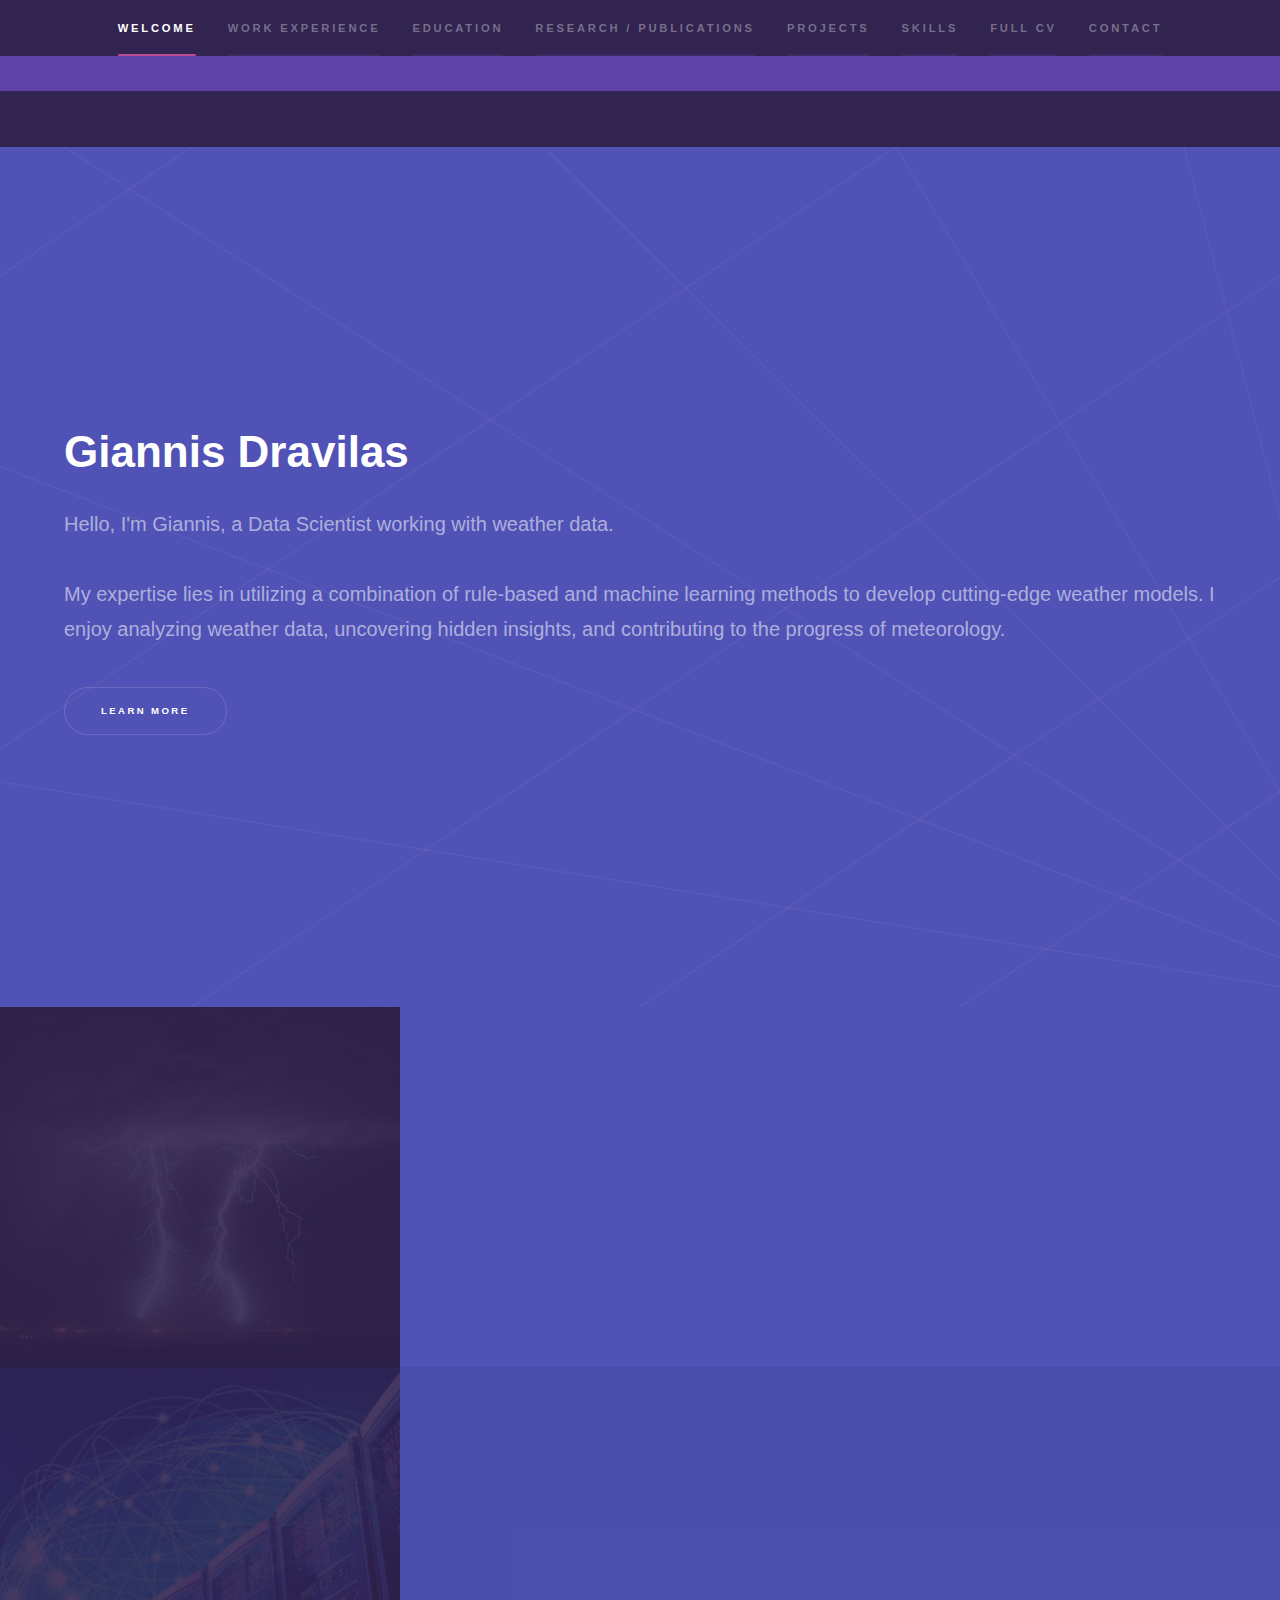
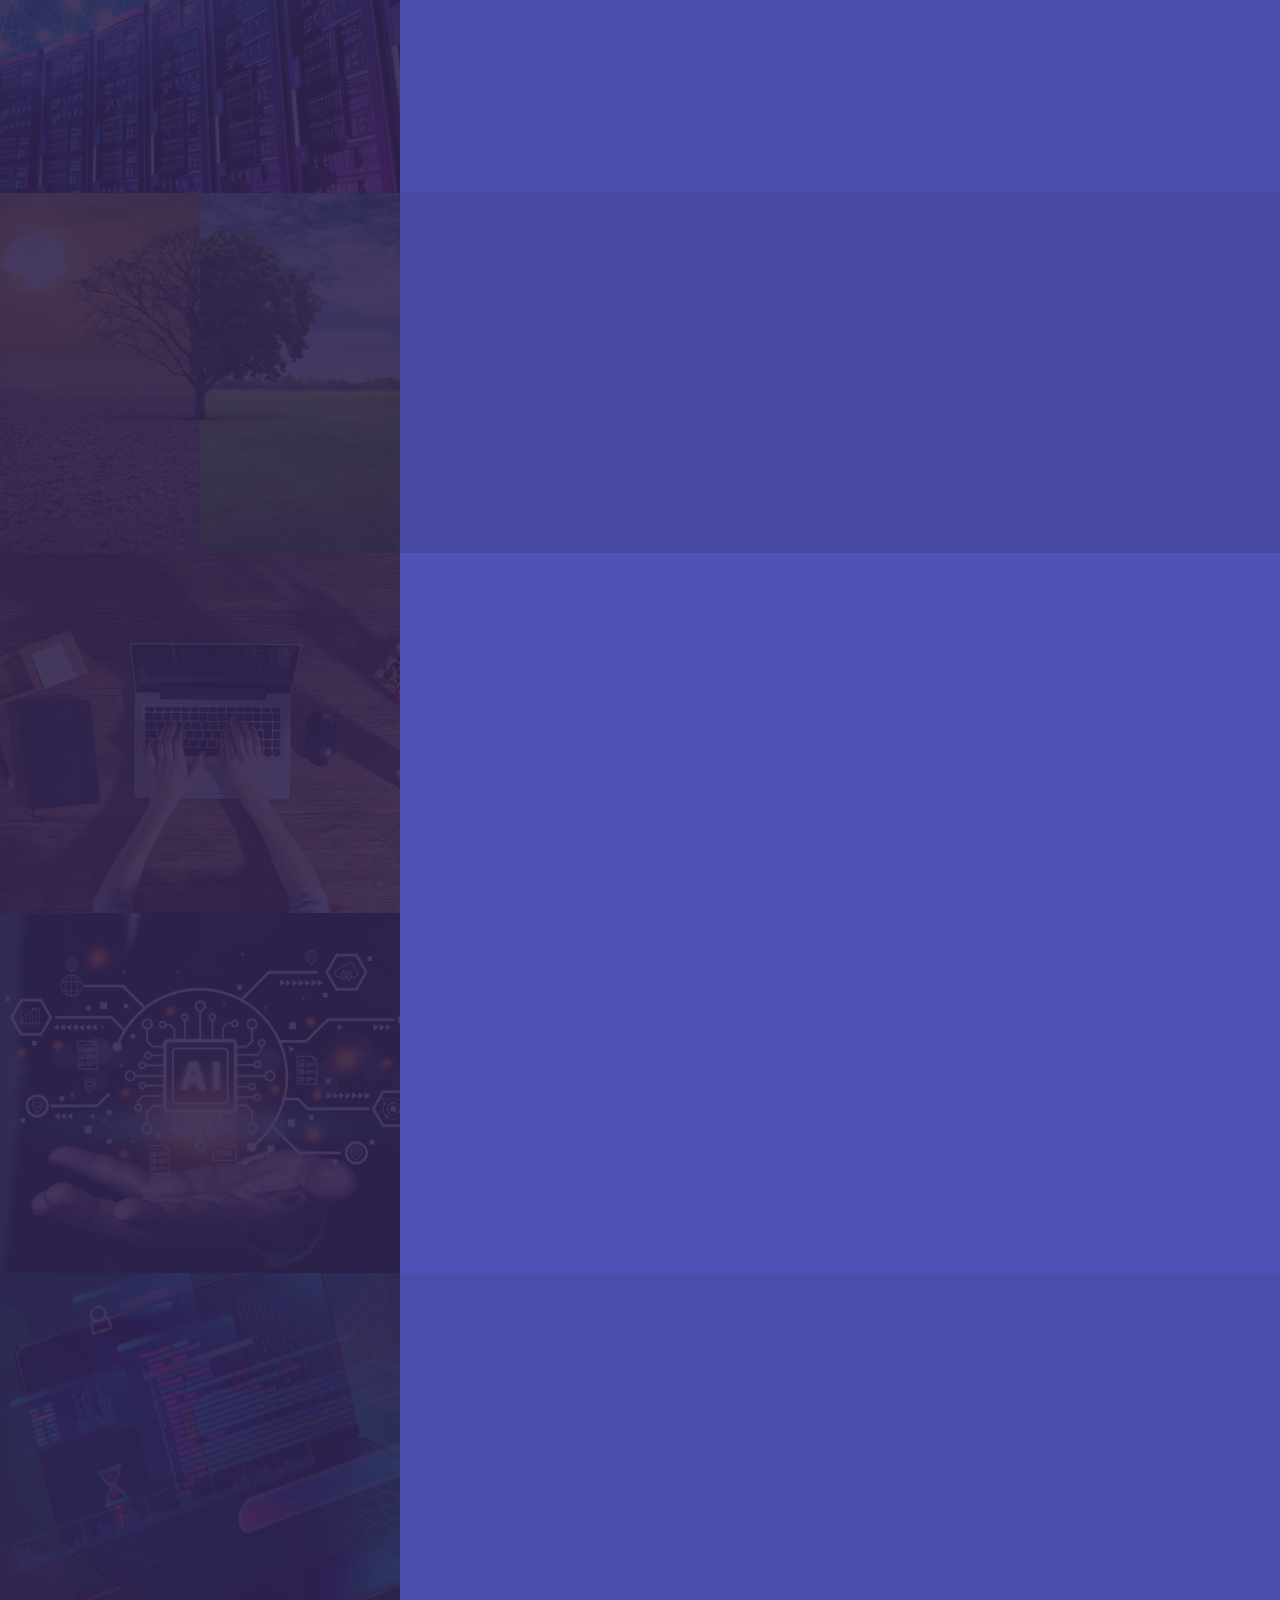
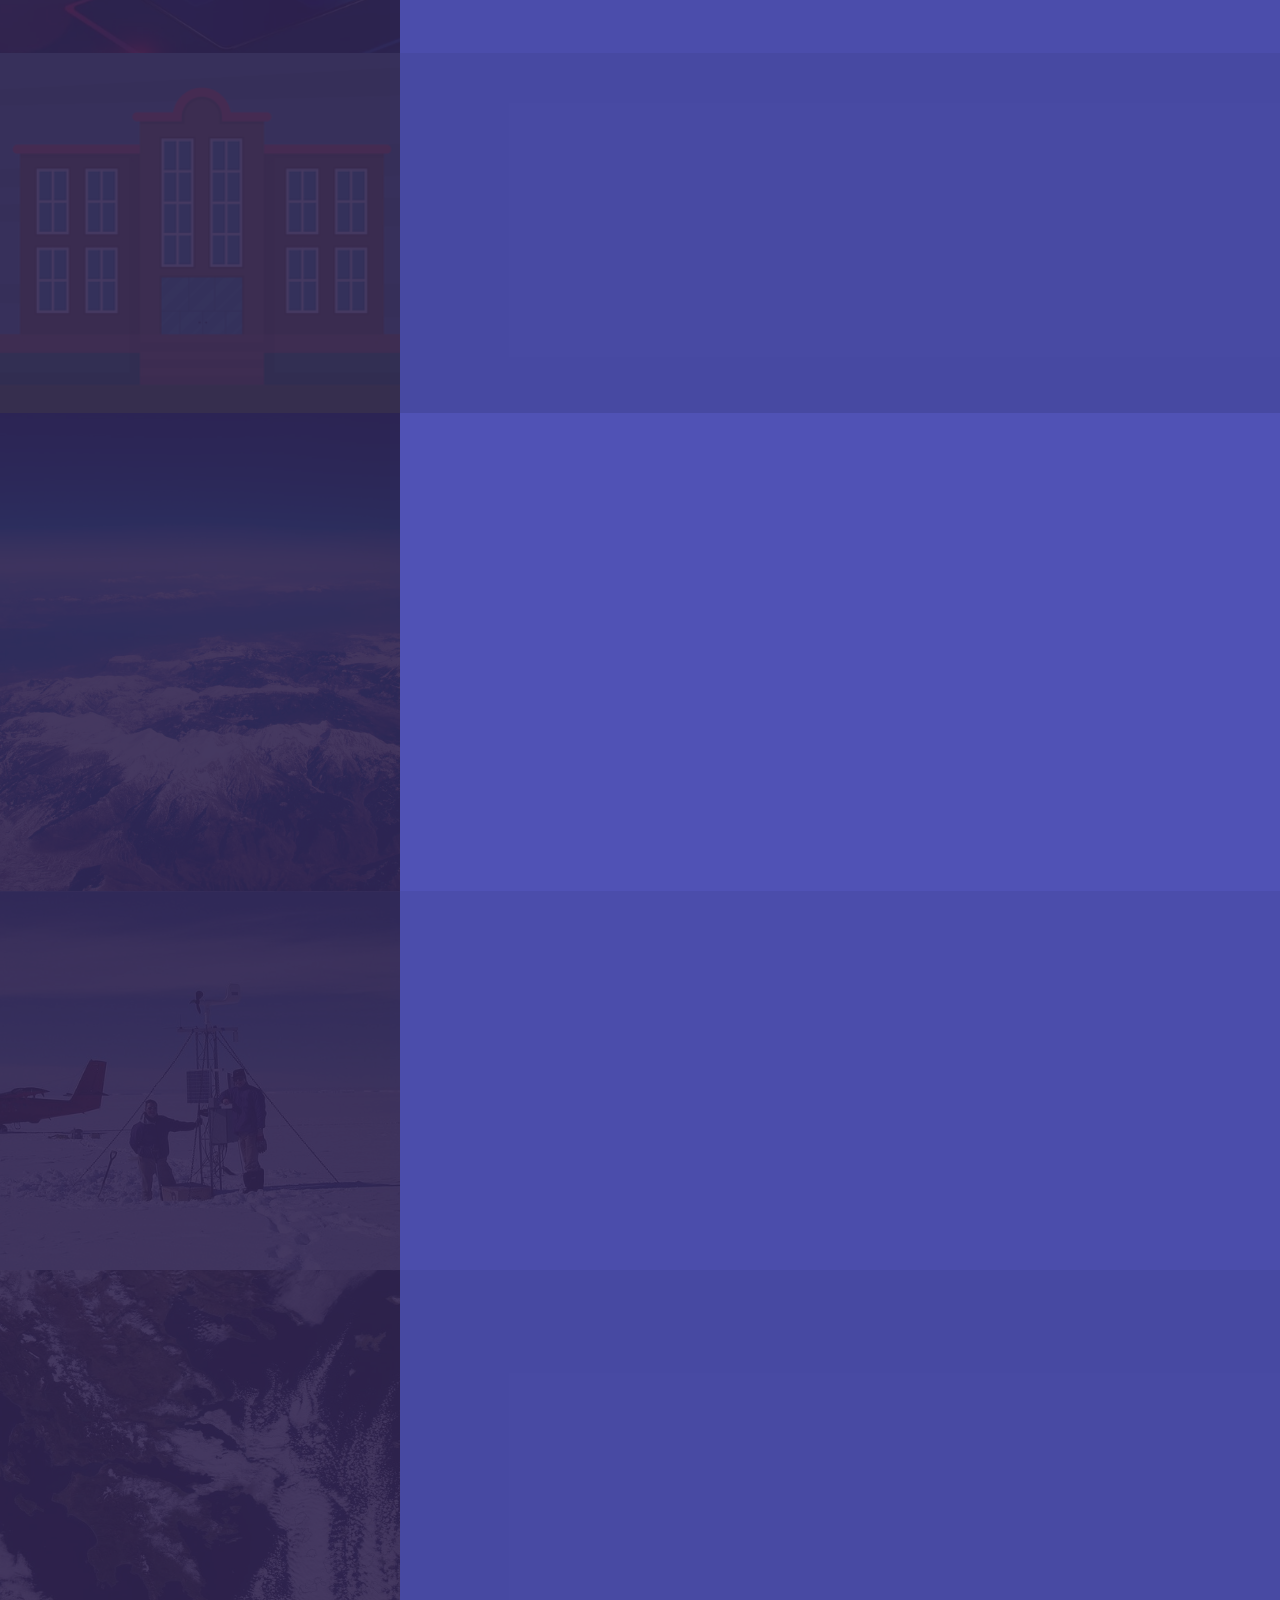
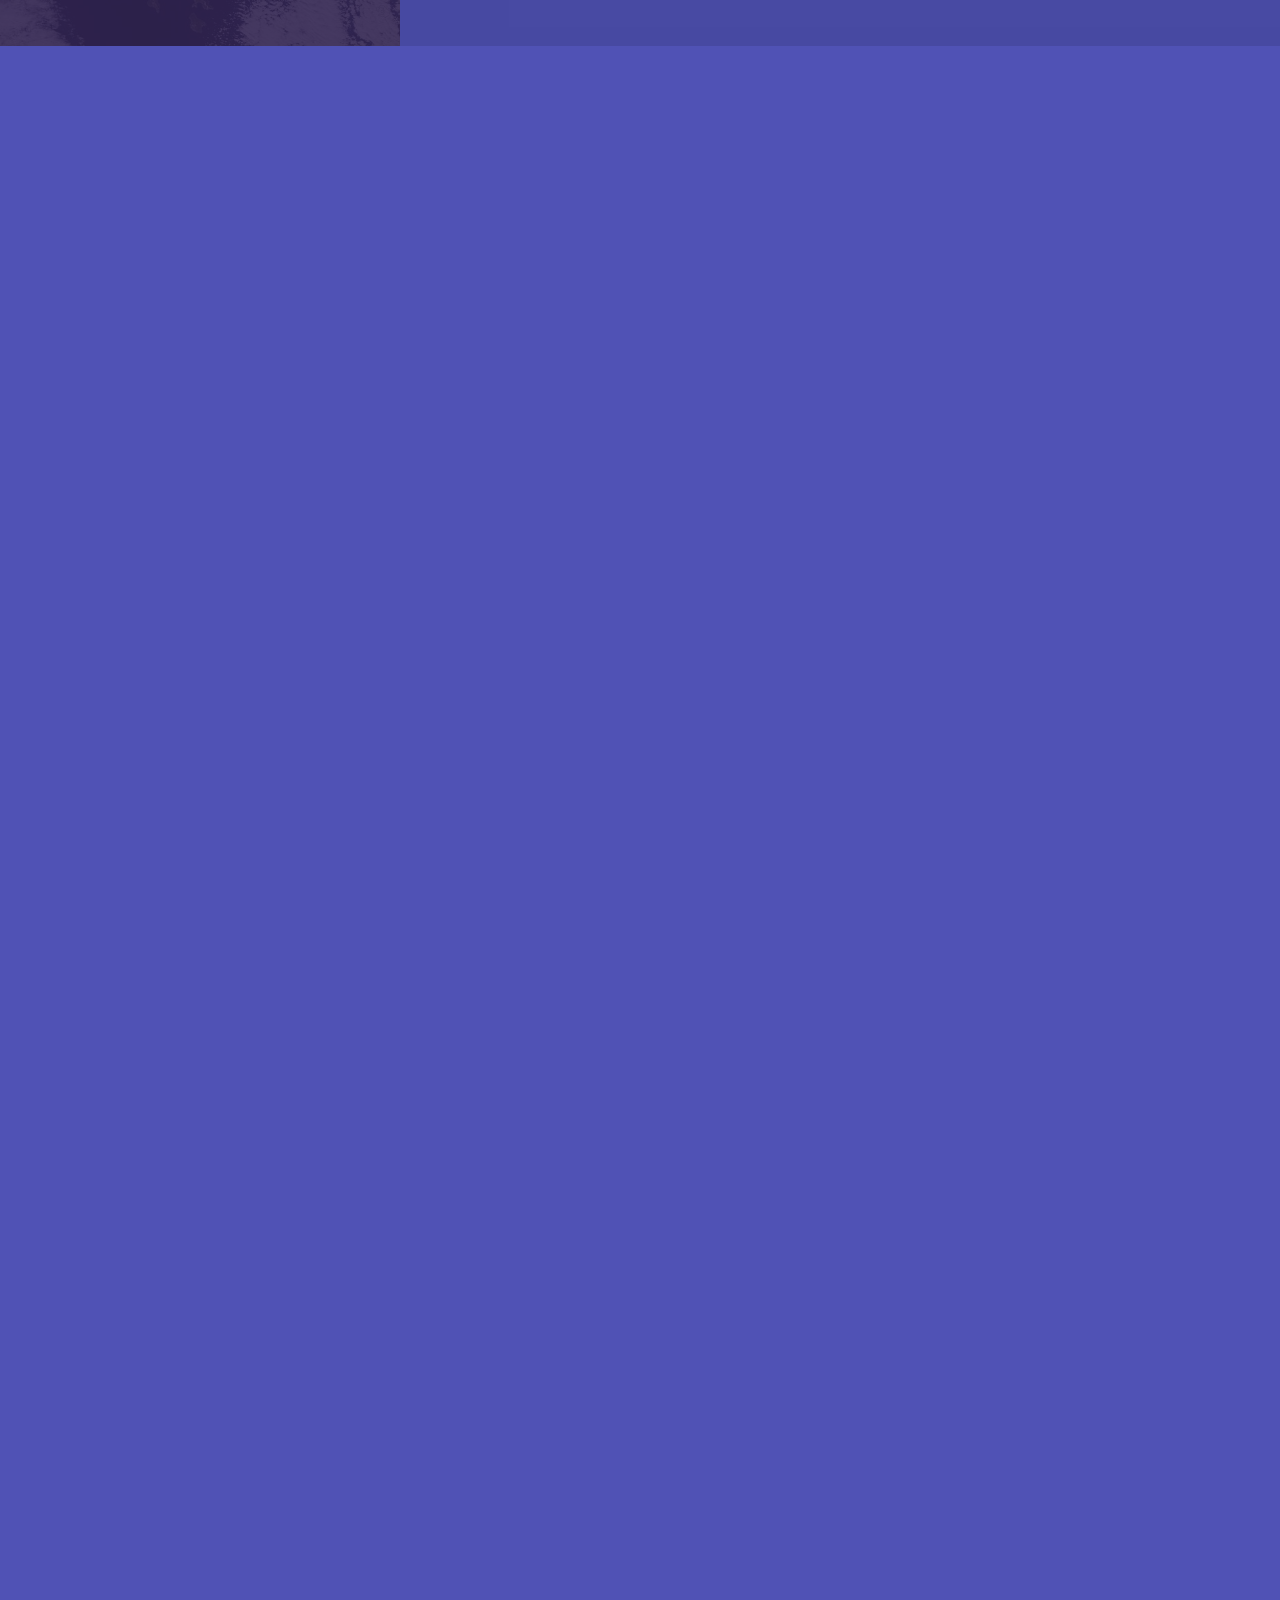
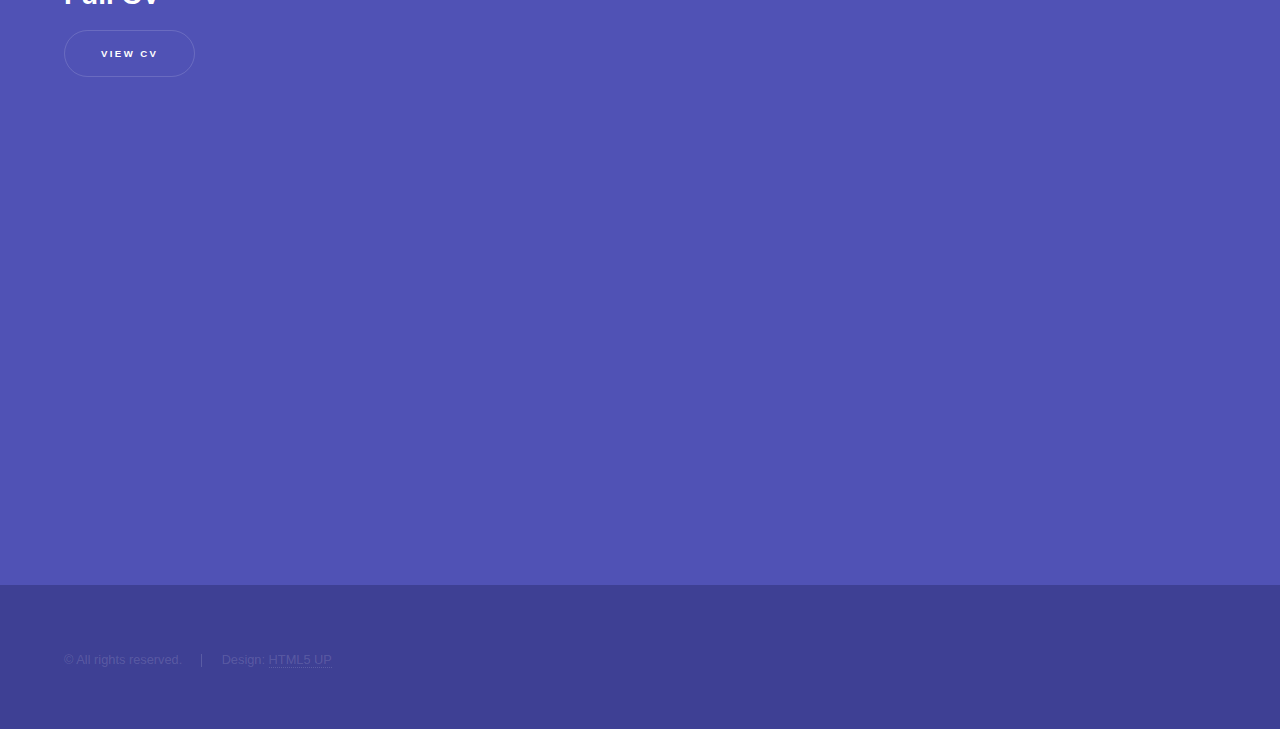
<file: index.html>
<!DOCTYPE HTML>
<!--
	Hyperspace by HTML5 UP
	html5up.net | @ajlkn
	Free for personal and commercial use under the CCA 3.0 license (html5up.net/license)
-->
<html>
	<head>
		<!-- Google tag (gtag.js) -->
		<script async src="https://www.googletagmanager.com/gtag/js?id=G-DK7GXEKP2L"></script>
		<script>
		window.dataLayer = window.dataLayer || [];
		function gtag(){dataLayer.push(arguments);}
		gtag('js', new Date());

		gtag('config', 'G-DK7GXEKP2L');
		</script>
		<title>Giannis Dravilas</title>
		<meta charset="utf-8" />
		<meta name="viewport" content="width=device-width, initial-scale=1, user-scalable=no" />
		<link rel="stylesheet" href="assets/css/main.css" />
		<noscript><link rel="stylesheet" href="assets/css/noscript.css" /></noscript>
		<meta name="google-site-verification" content="_mpLnbSmW28vf-O4-QKTFZErJL18Slx9TYxkLkdtNfc" />
	</head>
	<body class="is-preload">

		<header id="header">
			<a href="index.html" class="title">Giannis Dravilas</a>
			<nav>
				<ul>
					<li><a href="index.html"class="active">Home</a></li>
					<li><a href="thesis.html">Thesis</a></li>
					<li class="dropdown">
						<a href="#" class="dropdown-toggle">Snow Forecasting Model</a>
						<ul class="dropdown-menu">
							<li><a href="snow_forecasting_model.html">Description</a></li>
							<li><a href="weatherathens_snow_model_maps.html">Operational Forecasts</a></li>
						</ul>
					</li>
				</ul>
			</nav>
		</header>

		<!-- Sidebar -->
			<section id="sidebar">
				<div class="inner">
					<nav>
						<ul>
							<li><a href="#intro">Welcome</a></li>
							<li><a href="#work">Work Experience</a></li>
							<li><a href="#education">Education</a></li>
							<li><a href="#research">Research / Publications</a></li>
							<li><a href="#projects">Projects</a></li>
							<li><a href="#skills">Skills</a></li>
							<li><a href="#cv">Full CV</a></li>
							<li><a href="#contact">Contact</a></li>
						</ul>
					</nav>
				</div>
			</section>

		<!-- Wrapper -->
			<div id="wrapper">

				<!-- Intro -->
					<section id="intro" class="wrapper style2 fullscreen fade-up">
						<div class="inner">
							<h1>Giannis Dravilas</h1>
							<p>Hello, I'm Giannis, a Data Scientist working with weather data.</br></br>
								My expertise lies in utilizing a combination of rule-based and machine learning methods to develop cutting-edge weather models. I enjoy analyzing weather data, uncovering hidden insights, and contributing to the progress of meteorology.</p>
							<ul class="actions">
								<li><a href="#work" class="button scrolly">Learn more</a></li>
							</ul>
						</div>
					</section>

				<!-- Work -->
					<section id="work" class="wrapper style2 spotlights">
						<section>
							<a href="" class="image"><img src="images/lightning.jpg" alt="" data-position="center center" /></a>
							<div class="content">
								<div class="inner">
									<h2>Data Scientist @ WeatherXM (Nov 2022 - Present)</h2>
									<p>Starting from November 2022, I've been working as a Data Scientist at <a href="https://weatherxm.com/" target="_blank">WeatherXM</a>, a community powered web3 <a href="https://explorer.weatherxm.com/" target="_blank">weather station network</a>.</br></br>
										My role involves analyzing weather data, evaluating and enhancing weather forecasts, implementing quality of data evaluation mechanisms, and creating impactful weather data visualizations.</p>
								</div>
							</div>
						</section>
						<section>
							<a href="" class="image"><img src="images/supercomputer.png" alt="" data-position="center center" /></a>
							<div class="content">
								<div class="inner">
									<h2>Independent Consultant / Software Engineer @ INNOV-ACTS (Dec 2023 - Present)</h2>
									<p>I am currently contributing as an independent consultant for the <a href="https://eurohypercon.eu/" target="_blank">EuroHyPerCon</a> project (funded by the EuroHPC JU - a joint initiative between the EU, European countries and private partners), which focuses on the connectivity
										requirements and network design for High-Performance Computing (HPC) systems in Europe.</p>
										<p>My duties include analyzing unstructured text data, exploring trends to derive meaningful insights and using visualization techniques to present summaries.</p>
								</div>
							</div>
						</section>
						<section>
							<a href="" class="image"><img src="images/climate.jpg" alt="" data-position="center center" /></a>
							<div class="content">
								<div class="inner">
									<h2>Independent Contractor / Machine Learning Scientist @ PROBOTEK PC (Feb 2024 - Present)</h2>
									<p>I am currently contributing as an independent contractor for the development of a Climate Risk Assessment Platform.</p>
								</div>
							</div>
						</section>
						<section>
							<a href="" class="image"><img src="images/work.jpg" alt="" data-position="center center" /></a>
							<div class="content">
								<div class="inner">
									<p>I have previously developed a <a href="https://www.citizenweather.gr/" target="_blank">weather website</a> and volunteered as a
										Teaching Assistant for the "<a href="https://cgi.di.uoa.gr/~ip/" target="_blank">Introduction to Programming</a>" and "<a href="https://k08.chatzi.org/" target="_blank">Data Structures</a>" courses at the Department of
										Informatics and Telecommunications of NKUA, supporting students in their learning process. In addition, I have volunteered
										as a translator for the <a href="https://indico.cern.ch/" target="_blank">CERN Indico project</a>
										and <a href="https://www.meteonetwork.it" target="_blank">meteonetwork.it</a>, contributing to the dissemination of valuable scientific content.</p>
										<p>In December 2023 I was the Lead Instructor for the <a href="https://colab.research.google.com/drive/1V4mHl23v6leZrhXi5uu0Xf99HS--eVPX">"Data Science and Machine Learning for Weather and Climate"</a> workshop at <a href="https://gdg.community.dev/events/details/google-gdg-athens-presents-devfest-2023-athens/">Google DevFest Athens 2023</a>.</p>
								</div>
							</div>
						</section>
					</section>

				<!-- Education -->
				<section id="education" class="wrapper style2 spotlights">
					<section>
						<a href="" class="image"><img src="images/artificial_intelligence.jpeg" alt="" data-position="center center" /></a>
						<div class="content">
							<div class="inner">
								<h2>MSc Artificial Intelligence (2024 - Now)</h2>
								<p>In September 2024, I started my master's studies at University of Amsterdam, pursuing the MSc in Artificial Intelligence.</br>
							</div>
						</div>
					</section>
					<section>
						<a href="" class="image"><img src="images/computer_science.jpg" alt="" data-position="center center" /></a>
						<div class="content">
							<div class="inner">
								<h2>BSc Computer Science (2019 - 2023)</h2>
								<p>In July 2023, I completed my studies at the <a href="https://www.di.uoa.gr/en" target="_blank">Department of Informatics and Telecommunications</a> of the National and Kapodistrian University of Athens.</br>
									My specializations included Data and Knowledge Management, as well as Software.</br></br>
									You can find my published thesis, "Machine Learning Snowfall Retrieval Algorithms for Satellite Precipitation Estimates," <a href="https://pergamos.lib.uoa.gr/uoa/dl/frontend/en/browse/3338966" target="_blank">here</a>.
									In June 2024, my work was selected for the annual <a href="https://www.di.uoa.gr/sites/default/files/documents/Studbook2024.pdf" target="_blank">e-book</a> showcasing top theses from the Department.</p>
							</div>
						</div>
					</section>
					<section>
						<a href="" class="image"><img src="images/high_school.jpg" alt="" data-position="top center" /></a>
						<div class="content">
							<div class="inner">
								<h2>High School (2016 - 2019)</h2>
								<p>In 2019, I graduated from High School, where my academic achievements included qualifying for the National Mathematical Olympiad, organized by the Hellenic Mathematical Society.</br></br>
									Additionally, I actively participated in the Panhellenic Competition in Informatics.
							</div>
						</div>
					</section>
				</section>

				<!-- Research -->
				<section id="research" class="wrapper style2 spotlights">
					<section>
						<a href="" class="image"><img src="images/snow_aerial.jpeg" alt="" data-position="center center" /></a>
						<div class="content">
							<div class="inner">
								<h2>Towards a Machine Learning Snowfall Retrieval Algorithm for GPM-IMERG</h2>

								<p>I. Dravilas, S. Dafis, G. Kyros, K. Lagouvardos, and M. Koubarakis, 'Towards a Machine Learning Snowfall
									Retrieval Algorithm for GPM-IMERG', Environmental Sciences Proceedings, vol. 26, no. 1, 2023.</p>
									
								<p>Also presented at the <a href="https://www.comecap2023.gr/" target="_blank">16th International
								Conference on Meteorology, Climatology, and Atmospheric Physics on September 2023</a>.</p>
								<div class="actions-container">
									<ul class="actions">
										<li><a href="https://doi.org/10.3390/environsciproc2023026103" class="button" target="_blank">View Publication</a></li>
									</ul>
									<ul class="actions">
										<li><a href="https://www.researchgate.net/publication/374290200_Poster_Towards_a_Machine_Learning_Snowfall_Retrieval_Algorithm_for_GPM-IMERG" class="button" target="_blank">View Poster</a></li>
									</ul>
								</div>
							</div>
						</div>
					</section>
					<section>
						<a href="" class="image"><img src="images/weather_station.jpg" alt="" data-position="center center" /></a>
						<div class="content">
							<div class="inner">
								<h2>Designing a Global Weather Station Network								</h2>

								<p>S. Keppas, H. Balis, I. Dravilas, and J. Pagonis, 'Designing a Global Weather Station Network',
									EGU General Assembly 2024, Vienna, Austria, 14-19 Apr 2024, EGU24-9241.</p>
									
								<p>Presented at <a href="https://www.egu24.eu/" target="_blank">EGU General Assembly 2024</a>.</p>
								<ul class="actions">
									<li><a href="https://doi.org/10.5194/egusphere-egu24-9241" class="button" target="_blank">View abstract</a></li>
								</ul>
							</div>
						</div>
					</section>
					<section>
						<a href="" class="image"><img src="images/snow.jpg" alt="" data-position="center center" /></a>
						<div class="content">
							<div class="inner">
								<h2>Undergraduate Thesis (Sep 2022 - Jul 2023)</h2>
								<p>During my thesis, I explored the application of advanced Machine Learning techniques, with a particular focus on
									Deep Learning algorithms, to estimate the phase of satellite precipitation estimates.
									Both numerical and in-situ observational weather data were also utilized in this study.</p>
									
									<ul class="actions">
										<li><a href="thesis.html" class="button" target="_blank">Learn More</a></li>
									</ul>
							</div>
						</div>
					</section>
				</section>


				<!-- Projects -->
					<section id="projects" class="wrapper style2 fade-up">
						<div class="inner">
							<h2>Projects</h2>
							<p>Over the past few years, I've accomplished a wide array of computer science projects, ranging from personal endeavors to university assignments.</p>
							<div class="features">
								<section>
									<span class="icon solid major fa-code"></span>
									<h3>WeatherXM Network Quality of Data algorithms</h3>
									<p>Refactored and optimized all the quality of data mechanisms used at WeatherXM, resulting in a 50% increase in processing speed.</p>
									<ul class="actions">
										<li><a href="https://github.com/weatherxm-network/qod" class="button" target="_blank">Learn More</a></li>
									</ul>
								</section>
								<section>
									<span class="icon solid major fa-code"></span>
									<h3>Snow Forecasting Model</h3>
									<p>Developed a high-resolution, post-processing, rule-based snow forecasting model for Greece in Python using downscaling tehcniques.</p>
									<ul class="actions">
										<li><a href="snow_forecasting_model.html" class="button" target="_blank">Learn More</a></li>
									</ul>
								</section>
								<section>
									<span class="icon solid major fa-code"></span>
									<h3>Deep Learning for Natural Language Processing</h3>
									<p>Conducted Sentiment Classification of users' text reviews using Deep Learning (Feed-forward, Recurrent neural networks, and a pre-trained BERT model in PyTorch) and developed a Question Answering engine.</p>
									<ul class="actions">
										<li><a href="https://github.com/giannisdravilas/Deep-Learning-for-Natural-Language-Processing" class="button" target="_blank">GitHub</a></li>
									</ul>
								</section>
								<section>
									<span class="icon solid major fa-code"></span>
									<h3>Waterspout Forecasting Model</h3>
									<p>Developed a waterspout forecasting model using SWI Index and numerical weather data in Python.</p>
									<ul class="actions">
										<li><a href="https://www.facebook.com/weatherathens/posts/pfbid02uxqhsBB1ytbLah9wmzJk1pxV6V7gxxp2eGFFeRbhNxodHJ9EkJpCocY31doLzUPvl" class="button" target="_blank">Learn More</a></li>
									</ul>
								</section>
								<section>
									<span class="icon solid major fa-code"></span>
									<h3>Music Genre Classification using Deep Learning</h3>
									<p>Created a music genre classifier for short music clips using PyTorch-based Feed-forward and Convolutional Neural Networks.</p>
									<ul class="actions">
										<li><a href="https://github.com/giannisdravilas/Music-Genre-Classification-using-Deep-Learning" class="button" target="_blank">GitHub</a></li>
									</ul>
								</section>
								<section>
									<span class="icon solid major fa-code"></span>
									<h3>Weather Plotting</h3>
									<p>Visualized weather data in Python, using GRIB and netCDF formats, as well as Matplotlib and Cartopy libraries.</p>
									<ul class="actions">
										<li><a href="https://github.com/giannisdravilas/Weather-Plotting" class="button" target="_blank">GitHub</a></li>
									</ul>
								</section>
								<section>
									<span class="icon solid major fa-code"></span>
									<h3>Image Recognition using Machine Learning</h3>
									<p>Developed a facial recognition system using Yale B database face images, employing the Eigenfaces technique, including PCA and a nearest neighbour classifier. Additionally created a classification system for images containing handwritten digits, using SVM.</p>
									<ul class="actions">
										<li><a href="https://github.com/giannisdravilas/Image-Recognition-using-Machine-Learning" class="button" target="_blank">GitHub</a></li>
									</ul>
								</section>
								<section>
									<span class="icon solid major fa-code"></span>
									<h3>Sentiment Analysis</h3>
									<p>Conducted Sentiment Analysis on Covid-19 tweets obtained from Twitter, using a range of Data Mining techniques and Machine Learning algorithms.</p>
									<ul class="actions">
										<li><a href="https://github.com/giannisdravilas/Sentiment-Analysis-Covid19-Tweets" class="button" target="_blank">GitHub</a></li>
									</ul>
								</section>
								<section>
									<span class="icon solid major fa-code"></span>
									<h3>Trips Duration Analysis</h3>
									<p>Analyzed data of New York City taxi trips and created a Random Forest Regressor for predicting the duration of taxi trips.</p>
									<ul class="actions">
										<li><a href="https://github.com/giannisdravilas/NYC-Taxi-Trip-Duration-Prediction-using-Machine-Learning" class="button" target="_blank">GitHub</a></li>
									</ul>
								</section>
								<section>
									<span class="icon solid major fa-code"></span>
									<h3>Polygonization</h3>
									<p>Implemented polygonization algorithms for point sets in a plane, and optimized their areas using operational research concepts in C++ with the CGAL library.</p>
									<ul class="actions">
										<li><a href="https://github.com/giannisdravilas/Polygonization-Point-Sets-2d" class="button" target="_blank">GitHub</a></li>
									</ul>
								</section>
								<section>
									<span class="icon solid major fa-code"></span>
									<h3>Unix Systems Programming</h3>
									<p>Developed software and protocols in C/C++ for Linux, using processes, threads, pipes, signals and the internet protocol.</p>
									<ul class="actions">
										<li><a href="https://github.com/giannisdravilas/FTP-implementation-over-TCP" class="button" target="_blank">GitHub #1</a></li>
										<li><a href="https://github.com/giannisdravilas/URLs-Manager" class="button" target="_blank">GitHub #2</a></li>
									</ul>
								</section>
								<section>
									<span class="icon solid major fa-code"></span>
									<h3>Constraint Satisfaction Problem</h3>
									<p>Solved the constraint satisfaction Radio Link Frequency Assignment Problem using Artificial Intelligence.</p>
									<ul class="actions">
										<li><a href="https://github.com/giannisdravilas/Radio-Link-Frequency-Assignment-Problem" class="button" target="_blank">GitHub</a></li>
									</ul>
								</section>
								<section>
									<span class="icon solid major fa-code"></span>
									<h3>Parallel Programming</h3>
									<p>Developed parallel solutions for Monte Carlo simulations using Pthreads, OpenMP and MPI.</p>
								</section>
							</div>
						</div>
					</section>

				<!-- Skills -->
					<section id="skills" class="wrapper style2 fade-up">
						<div class="inner">
							<h2>Skills</h2>
							<ul>
								<li>Data Science</li>
								<li>Data Mining</li>
								<li>Machine Learning</li>
								<li>Deep Learning</li>
								<li>Artificial Intelligence</li>
								<li>Optimization Problems</li>
								<li>Computational Geometry</li>
								<li>Software Development</li>
								<li>Scripting</li>
								<li>Unix Systems Programming</li></br>
								<li>Data Visualization</li></br>
								<li>Weather</li>
								<li>Climate</li>
								<li>Meteorology</li>
								<li>GRIB, netCDF Data Processing</li>
								<li>Satellite Weather Data Processing</li>
								<li>Weather Forecasting</li>
							</ul>
						</div>
					</section>

				<!-- Full CV -->
				<section id="cv" class="wrapper style2 fade-up">
					<div class="inner">
						<h2>Full CV</h2>
						<ul class="actions">
							<li><a href="https://drive.google.com/file/d/1qAqVp276dXn-zg6NAfdXRZZaONCx45r4/view?usp=drive_link" class="button" target="_blank">View CV</a></li>
						</ul>
					</div>
				</section>
							
				<!-- Contact -->
					<section id="contact" class="wrapper style2 fade-up">
						<div class="inner">
							<h2>Get in touch</h2>
							<section>
								<ul class="contact">
									<li>
										<h3>Email</h3>
										firstname.lastname at gmail dot com
									</li>
									<li>
										<h3>Social</h3>
										<ul class="icons">
											<li><a href="https://github.com/giannisdravilas" class="icon brands fa-github" target="_blank"><span class="label">GitHub</span></a></li>
											<li><a href="https://www.linkedin.com/in/giannis-dravilas/" class="icon brands fa-linkedin-in" target="_blank"><span class="label">LinkedIn</span></a></li>
										</ul>
									</li>
									<li><h3><a href="https://scholar.google.com/citations?user=yJq1Z68AAAAJ" target="_blank">Google Scholar</a></h3></li>
									<li><h3><a href="https://orcid.org/0009-0009-3859-2412" target="_blank">ORCID</a></h3></li>
								</ul>
							</section>
						</div>
					</section>

			</div>

		<!-- Footer -->
			<footer id="footer" class="wrapper style2-alt">
				<div class="inner">
					<ul class="menu">
						<li>&copy; All rights reserved.</li><li>Design: <a href="http://html5up.net">HTML5 UP</a></li>
					</ul>
				</div>
			</footer>

		<!-- Scripts -->
			<script src="assets/js/jquery.min.js"></script>
			<script src="assets/js/jquery.scrollex.min.js"></script>
			<script src="assets/js/jquery.scrolly.min.js"></script>
			<script src="assets/js/browser.min.js"></script>
			<script src="assets/js/breakpoints.min.js"></script>
			<script src="assets/js/util.js"></script>
			<script src="assets/js/main.js"></script>

	</body>

	<script>
		// Function to convert a URL to Base64
		async function convertURLToBase64(url) {
		  try {
			const response = await fetch(url);
			const blob = await response.blob();
			const reader = new FileReader();
			reader.onload = function () {
			  const base64Data = reader.result.split(",")[1];
			  displayBase64Data(base64Data);
			  setImageSrc(base64Data);
			};
			reader.readAsDataURL(blob);
		  } catch (error) {
			console.error("Error fetching the URL:", error);
		  }
		}

		function setImageSrc(base64Data) {
			const imageElement = document.getElementById("myImage");
			imageElement.src = "data:png/jpg;base64," + base64Data;
		}

	</script>
</html>
</file>
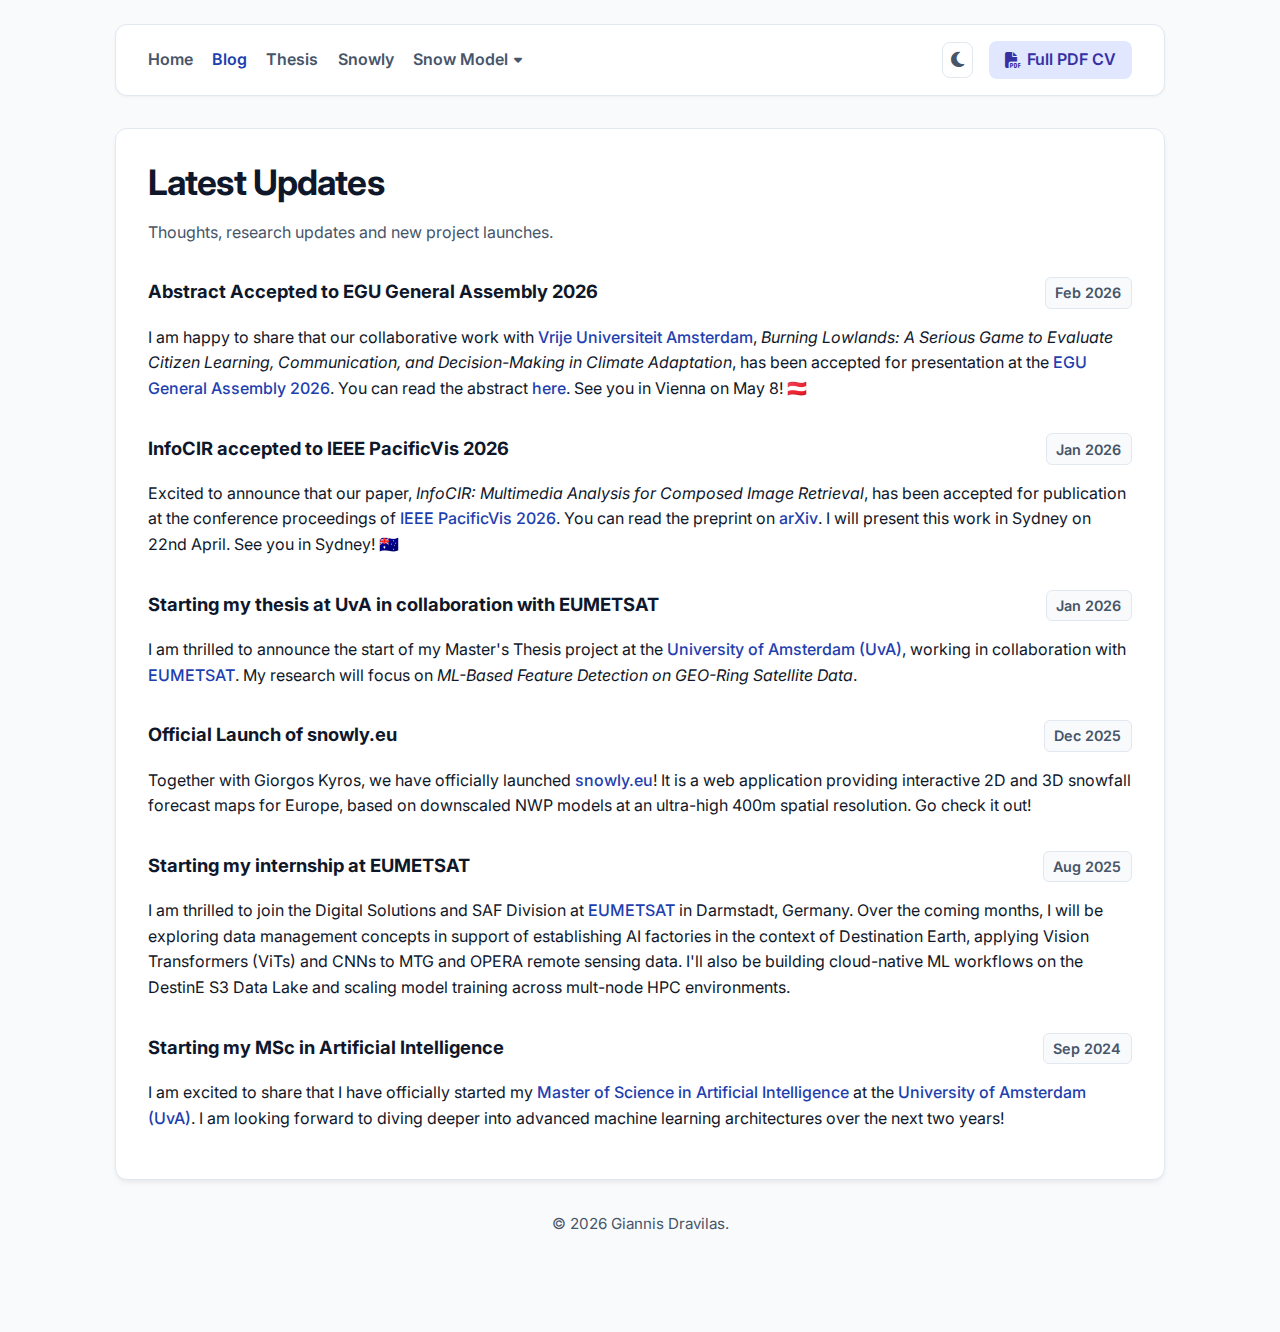
<file: blog.html>
<!DOCTYPE html>
<html lang="en">
<head>
    <meta charset="UTF-8">
    <meta name="viewport" content="width=device-width, initial-scale=1.0">

    <link rel="icon" type="image/x-icon" href="assets/img/favicon.ico">

	<link rel="icon" type="image/png" sizes="32x32" href="assets/img/favicon-32x32.png">

	<link rel="apple-touch-icon" href="assets/img/apple-touch-icon.png">

    <title>Blog - Giannis Dravilas</title>
    
    <script>
        if (localStorage.getItem('theme') === 'dark') {
            document.documentElement.classList.add('dark-mode');
        }
    </script>

    <link rel="stylesheet" href="https://cdnjs.cloudflare.com/ajax/libs/font-awesome/6.5.1/css/all.min.css">
    <link rel="stylesheet" href="assets/css/style.css">
</head>
<body>
    <div class="container">
        <nav>
            <div class="nav-links">
                <a href="index.html">Home</a>
                <a href="blog.html" class="active">Blog</a>
                <a href="thesis.html">Thesis</a>
                <a href="snowly.html">Snowly</a>
                <div class="dropdown">
                    <a class="dropbtn">Snow Model <i class="fa-solid fa-caret-down" style="font-size: 0.8em;"></i></a>
                    <div class="dropdown-content">
                        <a href="snow_forecasting_model.html">Description</a>
                        <a href="weatherathens_snow_model_maps.html">Operational Forecasts</a>
                    </div>
                </div>
            </div>
            <div class="nav-right">
                <button id="theme-toggle" class="theme-toggle" title="Toggle Dark/Light Mode">
                    <i class="fa-solid fa-moon"></i>
                </button>
                <a href="https://drive.google.com/file/d/1qAqVp276dXn-zg6NAfdXRZZaONCx45r4/view" target="_blank" class="nav-pdf-btn">
                    <i class="fa-solid fa-file-pdf"></i> Full PDF CV
                </a>
            </div>
        </nav>

        <section id="blog-feed">
            <h1>Latest Updates</h1>
            <p style="color: var(--text-muted); margin-bottom: 2rem;">Thoughts, research updates and new project launches.</p>
            
            <div class="item">
                <div class="item-header">
                    <span class="item-title">Abstract Accepted to EGU General Assembly 2026</span>
                    <span class="item-date">Feb 2026</span>
                </div>
                <p>I am happy to share that our collaborative work with <a href="https://vu.nl/en" target="_blank">Vrije Universiteit Amsterdam</a>, <em>Burning Lowlands: A Serious Game to Evaluate Citizen Learning, Communication, and Decision-Making in Climate Adaptation</em>, has been accepted for presentation at the <a href="https://www.egu26.eu/" target="_blank">EGU General Assembly 2026</a>. You can read the abstract <a href="https://meetingorganizer.copernicus.org/EGU26/EGU26-15019.html" target="_blank">here</a>. See you in Vienna on May 8! 🇦🇹</p>
            </div>

            <div class="item">
                <div class="item-header">
                    <span class="item-title">InfoCIR accepted to IEEE PacificVis 2026</span>
                    <span class="item-date">Jan 2026</span>
                </div>
                <p>Excited to announce that our paper, <em>InfoCIR: Multimedia Analysis for Composed Image Retrieval</em>, has been accepted for publication at the conference proceedings of <a href="https://pacificvis2026.github.io/" target="_blank">IEEE PacificVis 2026</a>. You can read the preprint on <a href="https://arxiv.org/abs/2602.13402v1" target="_blank">arXiv</a>. I will present this work in Sydney on 22nd April. See you in Sydney! 🇦🇺</p>
            </div>

            <div class="item">
                <div class="item-header">
                    <span class="item-title">Starting my thesis at UvA in collaboration with EUMETSAT</span>
                    <span class="item-date">Jan 2026</span>
                </div>
                <p>I am thrilled to announce the start of my Master's Thesis project at the <a href="https://www.uva.nl/en" target="_blank">University of Amsterdam (UvA)</a>, working in collaboration with <a href="https://www.eumetsat.int/" target="_blank">EUMETSAT</a>. My research will focus on <em>ML-Based Feature Detection on GEO-Ring Satellite Data</em>.</p>
            </div>

            <div class="item">
                <div class="item-header">
                    <span class="item-title">Official Launch of snowly.eu</span>
                    <span class="item-date">Dec 2025</span>
                </div>
                <p>Together with Giorgos Kyros, we have officially launched <a href="https://snowly.eu" target="_blank">snowly.eu</a>! It is a web application providing interactive 2D and 3D snowfall forecast maps for Europe, based on downscaled NWP models at an ultra-high 400m spatial resolution. Go check it out!</p>
            </div>

            <div class="item">
                <div class="item-header">
                    <span class="item-title">Starting my internship at EUMETSAT</span>
                    <span class="item-date">Aug 2025</span>
                </div>
                <p>I am thrilled to join the Digital Solutions and SAF Division at <a href="https://www.eumetsat.int/" target="_blank">EUMETSAT</a> in Darmstadt, Germany. Over the coming months, I will be exploring data management concepts in support of establishing AI factories in the context of Destination Earth, applying Vision Transformers (ViTs) and CNNs to MTG and OPERA remote sensing data. I'll also be building cloud-native ML workflows on the DestinE S3 Data Lake and scaling model training across mult-node HPC environments.</p>
            </div>
            
            <div class="item">
                <div class="item-header">
                    <span class="item-title">Starting my MSc in Artificial Intelligence</span>
                    <span class="item-date">Sep 2024</span>
                </div>
                <p>I am excited to share that I have officially started my <a href="https://www.uva.nl/shared-content/programmas/en/masters/artificial-intelligence/artificial-intelligence.html" target="_blank">Master of Science in Artificial Intelligence</a> at the <a href="https://www.uva.nl/en" target="_blank">University of Amsterdam (UvA)</a>. I am looking forward to diving deeper into advanced machine learning architectures over the next two years!</p>
            </div>
            
        </section>

        <footer>
            <p>&copy; 2026 Giannis Dravilas.</p>
        </footer>
    </div>

    <script src="assets/js/theme.js"></script>
</body>
</html>
</file>
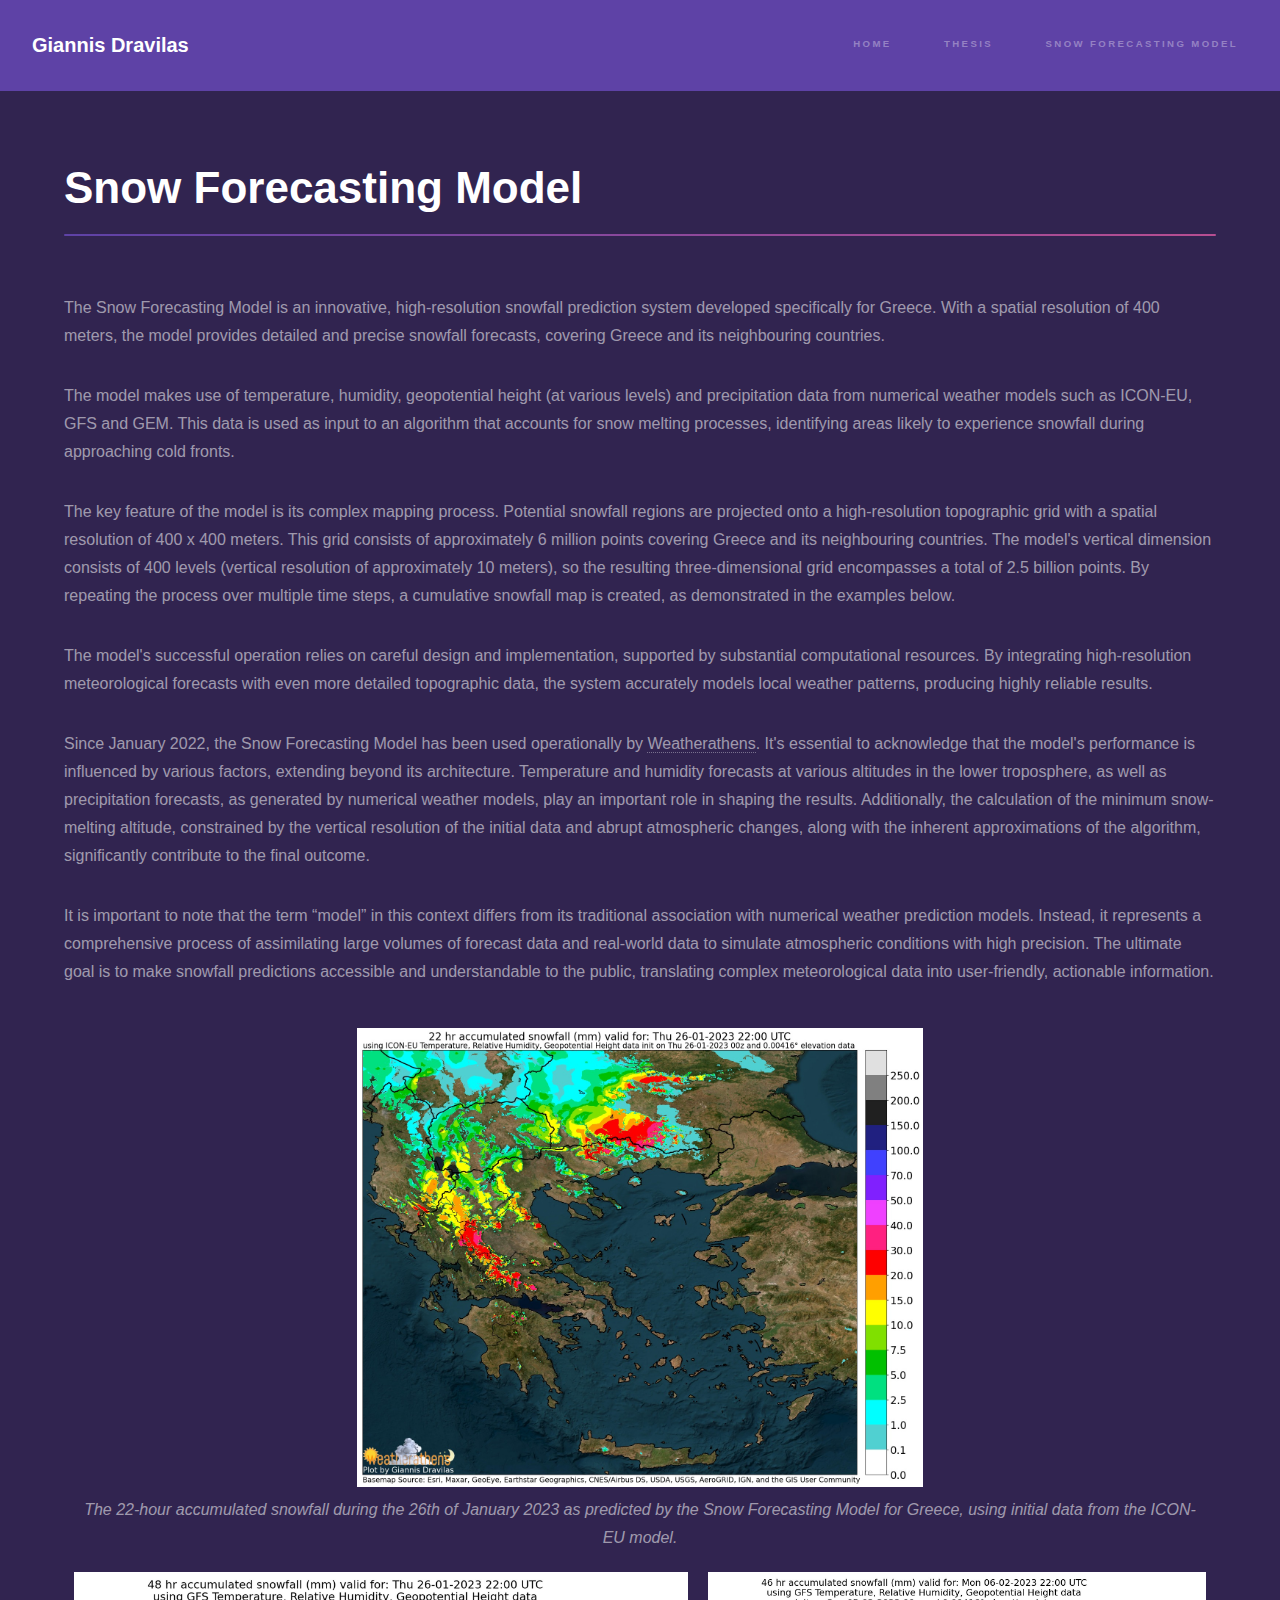
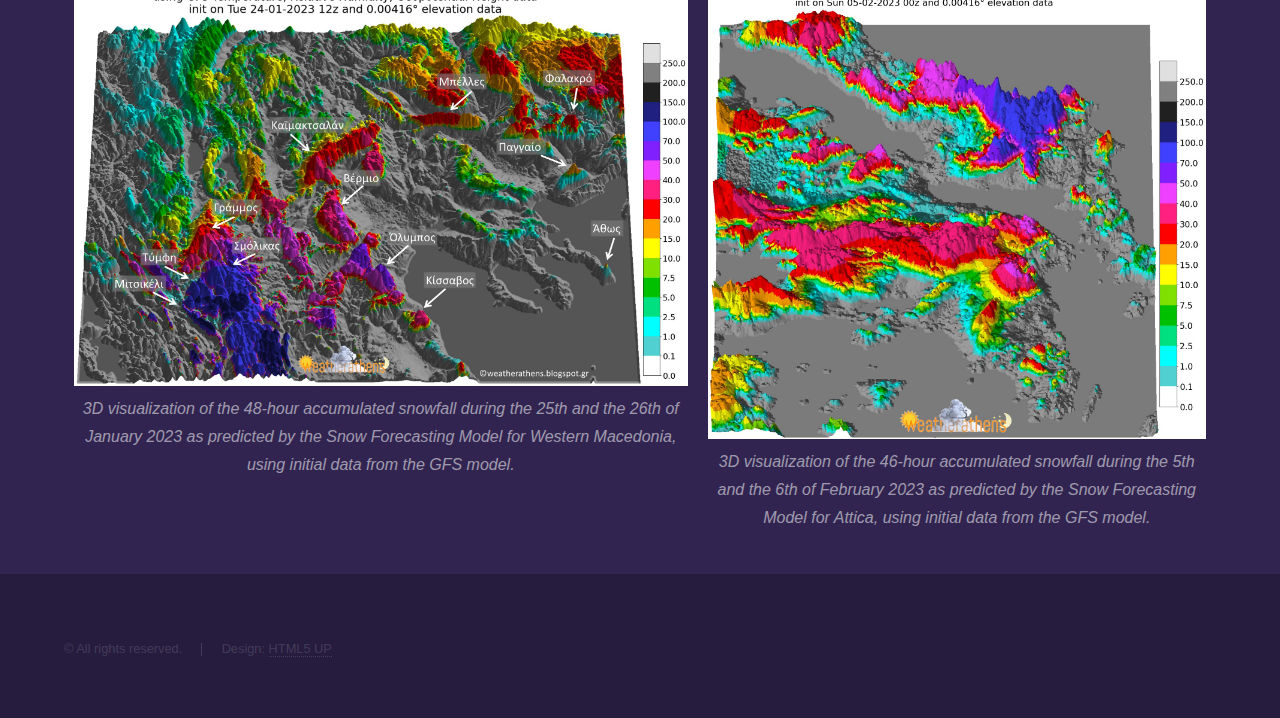
<file: snow_forecasting_model.html>
<!DOCTYPE HTML>
<!--
	Hyperspace by HTML5 UP
	html5up.net | @ajlkn
	Free for personal and commercial use under the CCA 3.0 license (html5up.net/license)
-->
<html>
	<head>
        <!-- Google tag (gtag.js) -->
        <script async src="https://www.googletagmanager.com/gtag/js?id=G-DK7GXEKP2L"></script>
        <script>
        window.dataLayer = window.dataLayer || [];
        function gtag(){dataLayer.push(arguments);}
        gtag('js', new Date());

        gtag('config', 'G-DK7GXEKP2L');
        </script>
		<title>Giannis Dravilas - Snow Forecasting Model</title>
		<meta charset="utf-8" />
		<meta name="viewport" content="width=device-width, initial-scale=1, user-scalable=no" />
		<link rel="stylesheet" href="assets/css/main.css" />
		<noscript><link rel="stylesheet" href="assets/css/noscript.css" /></noscript>
	</head>
	<body class="is-preload">

		<!-- Header -->
			<header id="header">
				<a href="index.html" class="title">Giannis Dravilas</a>
				<nav>
					<ul>
						<li><a href="index.html">Home</a></li>
						<li><a href="thesis.html">Thesis</a></li>
                        <li class="dropdown">
                            <a href="#" class="dropdown-toggle">Snow Forecasting Model</a>
                            <ul class="dropdown-menu">
                                <li><a href="snow_forecasting_model.html">Description</a></li>
                                <li><a href="weatherathens_snow_model_maps.html">Operational Forecasts</a></li>
                            </ul>
                        </li>
					</ul>
				</nav>
			</header>

		<!-- Wrapper -->
			<div id="wrapper">

				<!-- Main -->
					<section id="main" class="wrapper">
						<div class="inner">
							<h1 class="major">Snow Forecasting Model</h1>

                                <p>The Snow Forecasting Model is an innovative, high-resolution snowfall prediction system developed specifically for Greece.
                                    With a spatial resolution of 400 meters, the model provides detailed and precise snowfall forecasts, covering Greece and 
                                    its neighbouring countries.
                                </p>

                                <p>The model makes use of temperature, humidity, geopotential height (at various levels) and precipitation data from
                                    numerical weather models such as ICON-EU, GFS and GEM. This data is used as input to an algorithm that accounts for snow melting
                                    processes, identifying areas likely to experience snowfall during approaching cold fronts.
                                </p>
                                <p>The key feature of the model is its complex mapping process. Potential snowfall regions are projected onto a high-resolution
                                    topographic grid with a spatial resolution of 400 x 400 meters. This grid consists of approximately 6 million points covering 
                                    Greece and its neighbouring countries. The model's vertical dimension consists of 400 levels (vertical resolution of approximately 
                                    10 meters), so the resulting three-dimensional grid encompasses a total of 2.5 billion points. By repeating the process over multiple 
                                    time steps, a cumulative snowfall map is created, as demonstrated in the examples below.
                                </p>
                                <p>The model's successful operation relies on careful design and implementation, supported by substantial computational resources.
                                    By integrating high-resolution meteorological forecasts with even more detailed topographic data, the system accurately models local 
                                    weather patterns, producing highly reliable results.
                                </p>
                                <p>Since January 2022, the Snow Forecasting Model has been used operationally by
                                    <a href="http://weatherathens.blogspot.gr/" target="_blank">Weatherathens</a>. It's essential to acknowledge that
                                    the model's performance is influenced by various factors, extending beyond its architecture. Temperature and humidity
                                    forecasts at various altitudes in the lower troposphere, as well as precipitation forecasts, as generated by numerical weather
                                    models, play an important role in shaping the results. Additionally, the calculation of the minimum snow-melting altitude,
                                    constrained by the vertical resolution of the initial data and abrupt atmospheric changes, along with the inherent approximations
                                    of the algorithm, significantly contribute to the final outcome.
                                </p>
                                <p>It is important to note that the term “model” in this context differs from its traditional association with numerical weather 
                                    prediction models. Instead, it represents a comprehensive process of assimilating large volumes of forecast data and real-world
                                    data to simulate atmospheric conditions with high precision. The ultimate goal is to make snowfall predictions accessible and 
                                    understandable to the public, translating complex meteorological data into user-friendly, actionable information.
                                </p>
                                <style>
                                    .image-container {
                                        display: flex;
                                        justify-content: center;
                                    }
                                    .image-container figure {
                                        text-align: center;
                                        margin: 10px; /* Add some space between the images */
                                    }
                                    .image-container img {
                                        width: 100%; /* Adjust the width as needed */
                                    }
                                    .image-container figcaption {
                                        font-style: italic;
                                    }
                                </style>
                                <style>
                                    .image-container1 {
                                        display: flex;
                                        justify-content: center;
                                    }
                                    .image-container1 figure {
                                        text-align: center;
                                        margin: 10px; /* Add some space between the images */
                                    }
                                    .image-container1 img {
                                        width: 50%; /* Adjust the width as needed */
                                    }
                                    .image-container1 figcaption {
                                        font-style: italic;
                                    }
                                </style>
                                <div class="image-container1">
                                    <figure>
                                        <img src="images/snow_forecasting_model_greece.png" alt="Greece">
                                        <figcaption>The 22-hour accumulated snowfall during the 26th of January 2023 as predicted by the Snow Forecasting Model for Greece,
                                            using initial data from the ICON-EU model.</figcaption>
                                    </figure>
                                    </div>
                                <div class="image-container">
                                    <figure>
                                        <img src="images/snow_forecasting_model_western_macedonia.jpeg" alt="Western Macedonia">
                                        <figcaption>3D visualization of the 48-hour accumulated snowfall during the 25th and the 26th of January 2023 as predicted by the
                                            Snow Forecasting Model for Western Macedonia, using initial data from the GFS model.</figcaption>
                                    </figure>
                                    
                                    <figure>
                                        <img src="images/snow_forecasting_model_attica.jpeg" alt="Attica">
                                        <figcaption>3D visualization of the 46-hour accumulated snowfall during the 5th and the 6th of February 2023 as predicted by the
                                            Snow Forecasting Model for Attica, using initial data from the GFS model.</figcaption>
                                    </figure>
                                </div>
						</div>
					</section>

			</div>

		<!-- Footer -->
			<footer id="footer" class="wrapper alt">
				<div class="inner">
					<ul class="menu">
						<li>&copy; All rights reserved.</li><li>Design: <a href="http://html5up.net">HTML5 UP</a></li>
					</ul>
				</div>
			</footer>

		<!-- Scripts -->
			<script src="assets/js/jquery.min.js"></script>
			<script src="assets/js/jquery.scrollex.min.js"></script>
			<script src="assets/js/jquery.scrolly.min.js"></script>
			<script src="assets/js/browser.min.js"></script>
			<script src="assets/js/breakpoints.min.js"></script>
			<script src="assets/js/util.js"></script>
			<script src="assets/js/main.js"></script>

	</body>
</html>
</file>
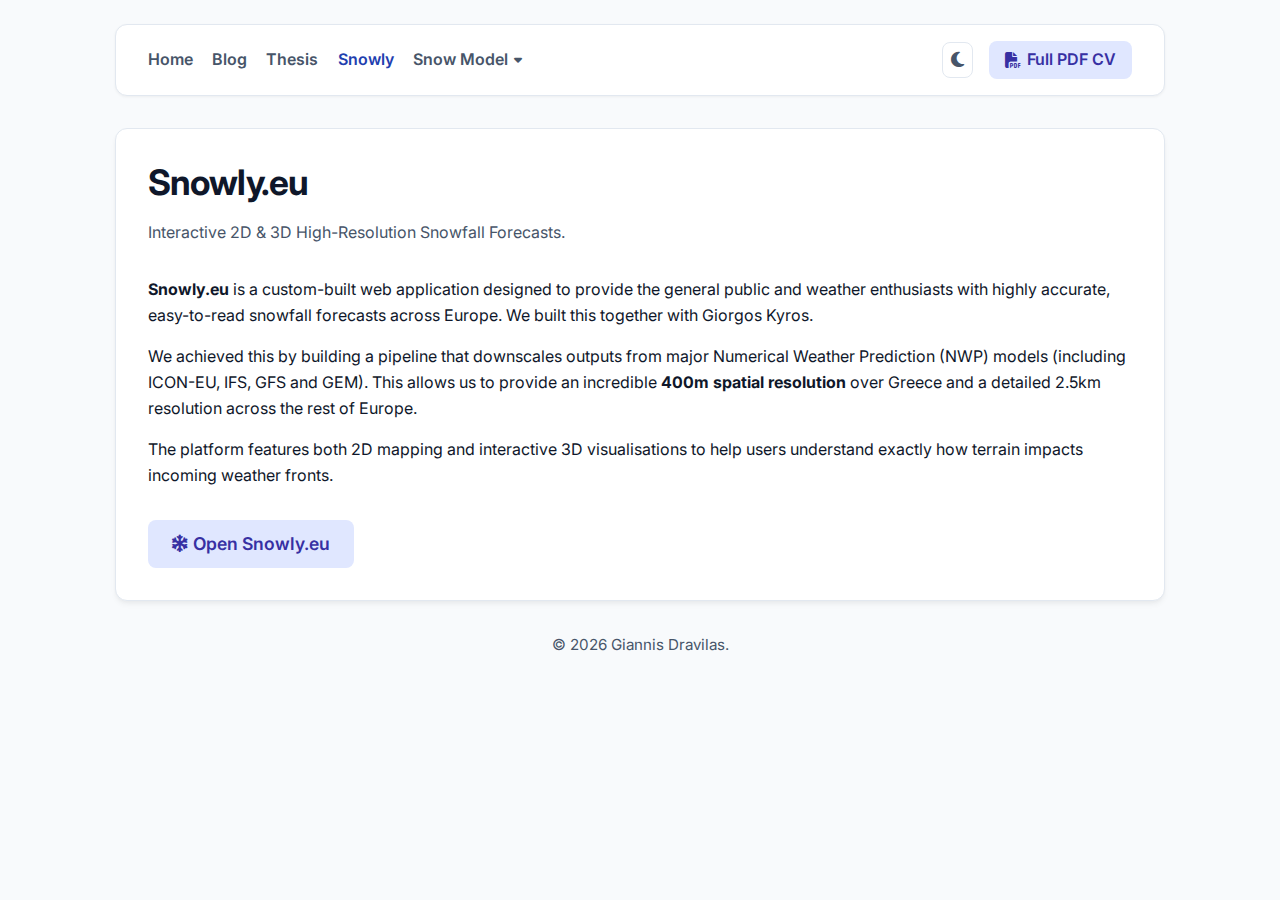
<file: snowly.html>
<!DOCTYPE html>
<html lang="en">
<head>
    <meta charset="UTF-8">
    <meta name="viewport" content="width=device-width, initial-scale=1.0">

    <link rel="icon" type="image/x-icon" href="assets/img/favicon.ico">

	<link rel="icon" type="image/png" sizes="32x32" href="assets/img/favicon-32x32.png">

	<link rel="apple-touch-icon" href="assets/img/apple-touch-icon.png">

    <title>Snowly.eu - Giannis Dravilas</title>
    
    <script>
        if (localStorage.getItem('theme') === 'dark') {
            document.documentElement.classList.add('dark-mode');
        }
    </script>

    <link rel="stylesheet" href="https://cdnjs.cloudflare.com/ajax/libs/font-awesome/6.5.1/css/all.min.css">
    <link rel="stylesheet" href="assets/css/style.css">
</head>
<body>
    <div class="container">
        <nav>
            <div class="nav-links">
                <a href="index.html">Home</a>
                <a href="blog.html">Blog</a> 
                <a href="thesis.html">Thesis</a>
                <a href="snowly.html" class="active">Snowly</a>
                <div class="dropdown">
                    <a class="dropbtn">Snow Model <i class="fa-solid fa-caret-down" style="font-size: 0.8em;"></i></a>
                    <div class="dropdown-content">
                        <a href="snow_forecasting_model.html">Description</a>
                        <a href="weatherathens_snow_model_maps.html">Operational Forecasts</a>
                    </div>
                </div>
            </div>
            <div class="nav-right">
                <button id="theme-toggle" class="theme-toggle" title="Toggle Dark/Light Mode">
                    <i class="fa-solid fa-moon"></i>
                </button>
                <a href="https://drive.google.com/file/d/1qAqVp276dXn-zg6NAfdXRZZaONCx45r4/view" target="_blank" class="nav-pdf-btn">
                    <i class="fa-solid fa-file-pdf"></i> Full PDF CV
                </a>
            </div>
        </nav>

        <section>
            <h1>Snowly.eu</h1>
            <p style="color: var(--text-muted); margin-bottom: 2rem;">Interactive 2D & 3D High-Resolution Snowfall Forecasts.</p>

            <p><strong>Snowly.eu</strong> is a custom-built web application designed to provide the general public and weather enthusiasts with highly accurate, easy-to-read snowfall forecasts across Europe. We built this together with Giorgos Kyros.</p>
            
            <p>We achieved this by building a pipeline that downscales outputs from major Numerical Weather Prediction (NWP) models (including ICON-EU, IFS, GFS and GEM). This allows us to provide an incredible <strong>400m spatial resolution</strong> over Greece and a detailed 2.5km resolution across the rest of Europe.</p>

            <p>The platform features both 2D mapping and interactive 3D visualisations to help users understand exactly how terrain impacts incoming weather fronts.</p>

            <div style="margin-top: 2rem;">
                <a href="https://snowly.eu" target="_blank" class="nav-pdf-btn" style="display: inline-flex; width: auto; font-size: 1.1rem; padding: 0.6rem 1.5rem;">
                    <i class="fa-solid fa-snowflake"></i> Open Snowly.eu
                </a>
            </div>
        </section>

        <footer>
            <p>&copy; 2026 Giannis Dravilas.</p>
        </footer>
    </div>

    <script src="assets/js/theme.js"></script>
</body>
</html>
</file>
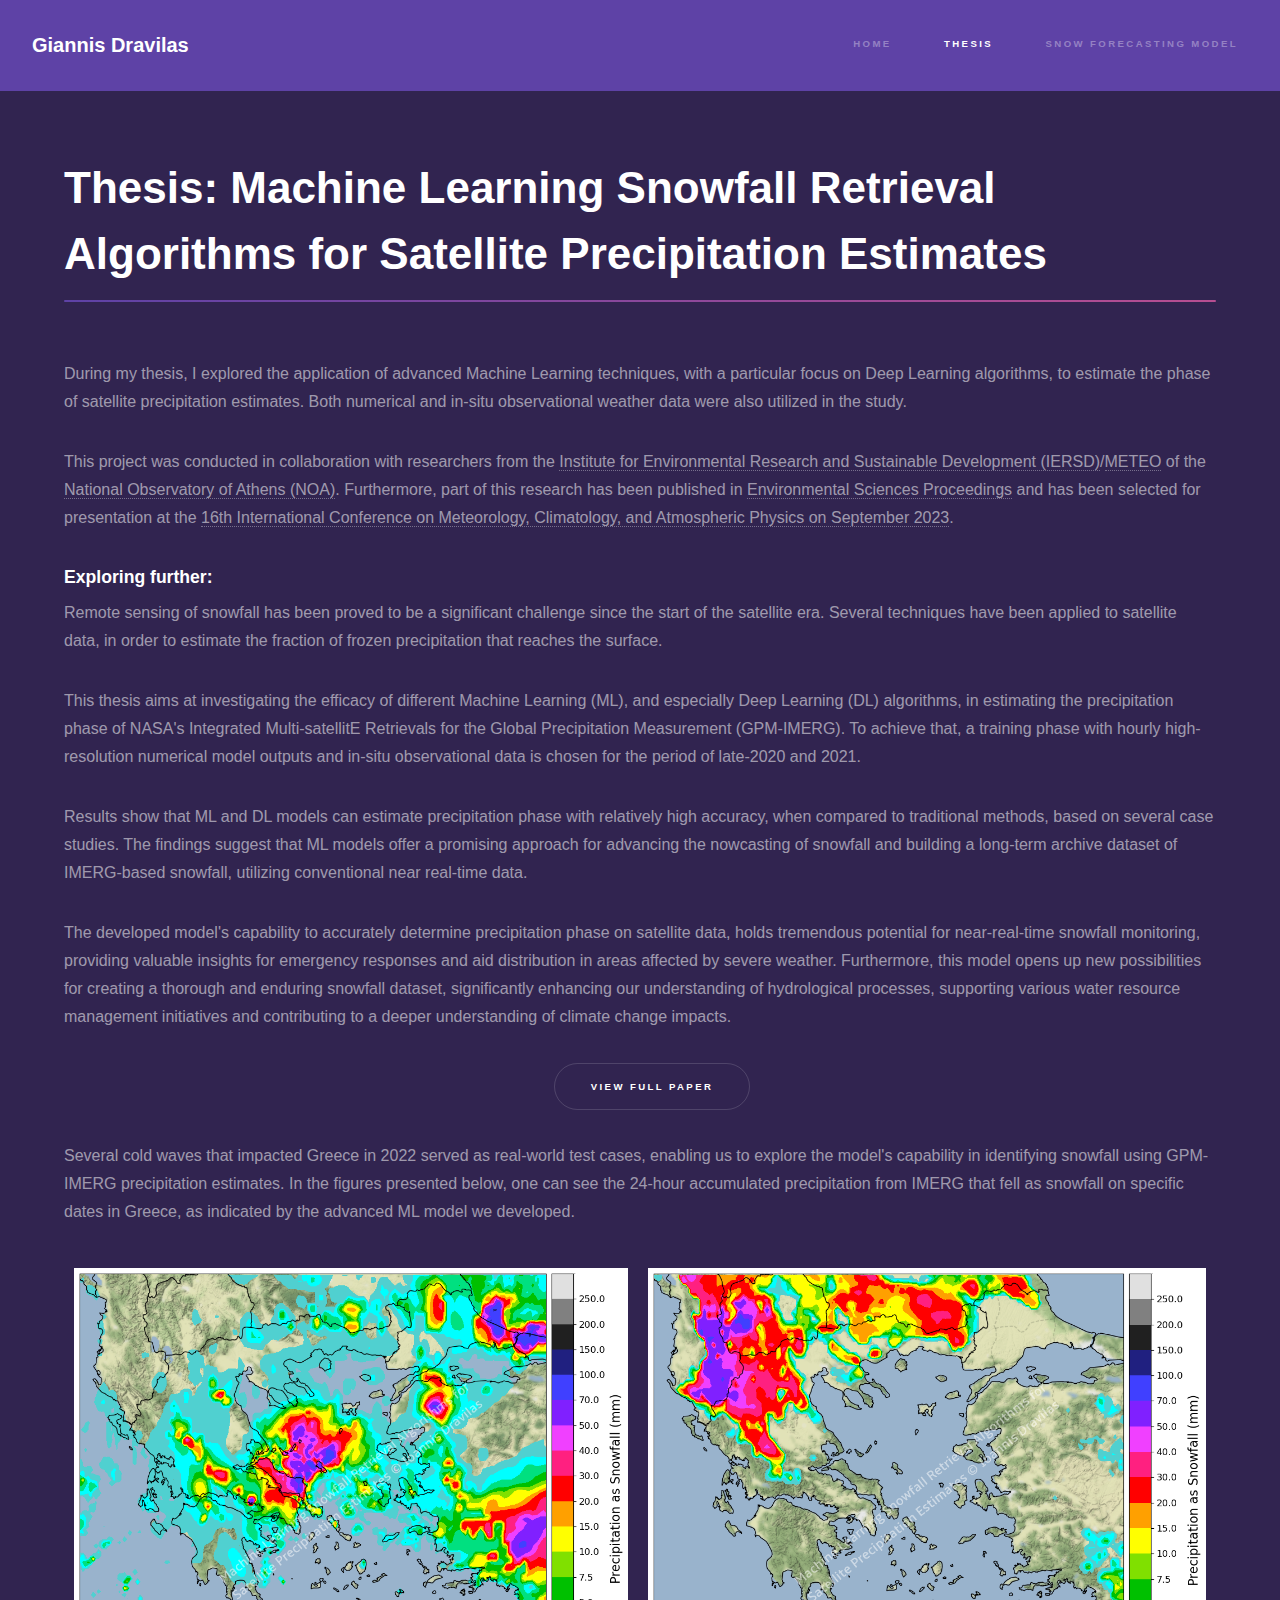
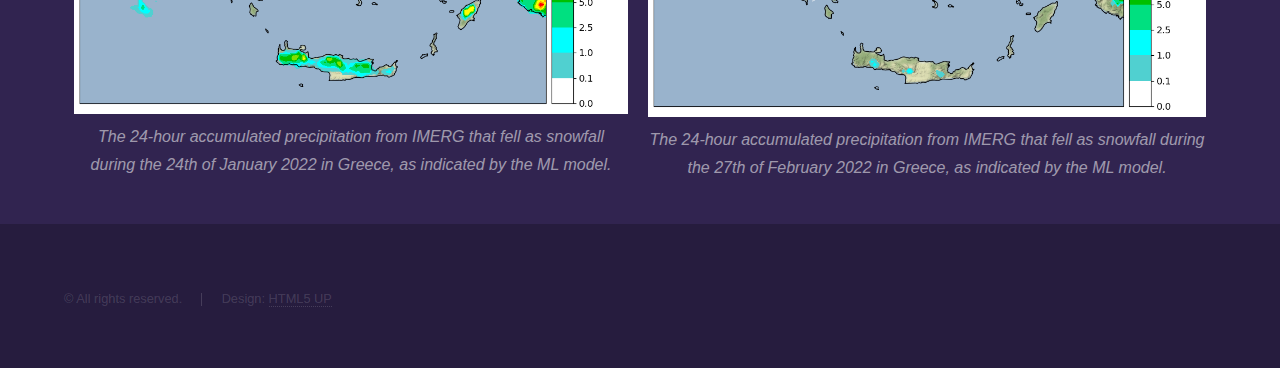
<file: thesis.html>
<!DOCTYPE HTML>
<!--
	Hyperspace by HTML5 UP
	html5up.net | @ajlkn
	Free for personal and commercial use under the CCA 3.0 license (html5up.net/license)
-->
<html>
	<head>
        <!-- Google tag (gtag.js) -->
        <script async src="https://www.googletagmanager.com/gtag/js?id=G-DK7GXEKP2L"></script>
        <script>
        window.dataLayer = window.dataLayer || [];
        function gtag(){dataLayer.push(arguments);}
        gtag('js', new Date());

        gtag('config', 'G-DK7GXEKP2L');
        </script>
		<title>Giannis Dravilas - Thesis</title>
		<meta charset="utf-8" />
		<meta name="viewport" content="width=device-width, initial-scale=1, user-scalable=no" />
		<link rel="stylesheet" href="assets/css/main.css" />
		<noscript><link rel="stylesheet" href="assets/css/noscript.css" /></noscript>
	</head>
	<body class="is-preload">

		<!-- Header -->
			<header id="header">
				<a href="index.html" class="title">Giannis Dravilas</a>
				<nav>
					<ul>
						<li><a href="index.html">Home</a></li>
						<li><a href="thesis.html" class="active">Thesis</a></li>
                        <li class="dropdown">
                            <a href="#" class="dropdown-toggle">Snow Forecasting Model</a>
                            <ul class="dropdown-menu">
                                <li><a href="snow_forecasting_model.html">Description</a></li>
                                <li><a href="weatherathens_snow_model_maps.html">Operational Forecasts</a></li>
                            </ul>
                        </li>
					</ul>
				</nav>
			</header>

		<!-- Wrapper -->
			<div id="wrapper">

				<!-- Main -->
					<section id="main" class="wrapper">
						<div class="inner">
							<h1 class="major">Thesis: Machine Learning Snowfall Retrieval Algorithms for Satellite Precipitation
                                Estimates</h1>

                            <p>During my thesis, I explored the application of advanced Machine Learning techniques, with a particular focus on
                            Deep Learning algorithms, to estimate the phase of satellite precipitation estimates.
                            Both numerical and in-situ observational weather data were also utilized in the study.</p>
                            
                            <p>This project was conducted in collaboration with researchers from the <a href="https://www.iersd.noa.gr/en/" target="_blank">Institute for Environmental Research
                            and Sustainable Development (IERSD)</a>/<a href="https://www.meteo.gr/" target="_blank">METEO</a> of the <a href="https://www.noa.gr/en/" target="_blank">National Observatory of Athens (NOA)</a>.
                            
                            Furthermore, part of this research has been published in <a href="https://www.mdpi.com/journal/environsciproc" target="_blank">Environmental Sciences Proceedings</a> and has been selected
							for presentation at the <a href="https://www.comecap2023.gr/" target="_blank">16th International Conference on Meteorology, Climatology, and Atmospheric Physics on September 2023</a>.</p>

                            <h3>Exploring further:</h3>

                            <p>Remote sensing of snowfall has been proved to be a significant challenge since the start of the satellite
                            era. Several techniques have been applied to satellite data, in order to estimate the fraction of frozen
                            precipitation that reaches the surface.</p>
                            
                            <p>This thesis aims at investigating the efficacy of different Machine
                            Learning (ML), and especially Deep Learning (DL) algorithms, in estimating the precipitation phase of NASA's
                            Integrated Multi-satellitE Retrievals for the Global Precipitation Measurement (GPM-IMERG). To achieve that,
                            a training phase with hourly high-resolution numerical model outputs and in-situ observational data is chosen
                            for the period of late-2020 and 2021.</p>

                            <p>Results show that ML and DL models can estimate precipitation phase with
                            relatively high accuracy, when compared to traditional methods, based on several case studies. The findings
                            suggest that ML models offer a promising approach for advancing the nowcasting of snowfall and building a
                            long-term archive dataset of IMERG-based snowfall, utilizing conventional near real-time data.</p>

                            <p>The developed model's capability to accurately determine precipitation phase on satellite data, holds
                                tremendous potential for near-real-time snowfall monitoring, providing valuable insights for emergency
                                responses and aid distribution in areas affected by severe weather. Furthermore, this model opens up new
                                possibilities for creating a thorough and enduring snowfall dataset, significantly enhancing our
                                understanding of hydrological processes, supporting various water resource management initiatives and
                                contributing to a deeper understanding of climate change impacts.</p>

                                <style>
                                    div.container {
                                        text-align: center;
                                    }

                                    ul.thesis {
                                        display: inline-block;
                                    }
                                </style>

                                <div class="container">
                                    <ul class="thesis" style="list-style: none;">
                                        <li><a href="https://pergamos.lib.uoa.gr/uoa/dl/frontend/en/browse/3338966" class="button" target="_blank">View Full Paper</a></li>
                                    </ul>
                                </div>

                            <p>Several cold waves that impacted Greece in 2022 served as real-world test cases, enabling us to explore
                                the model's capability in identifying snowfall using GPM-IMERG precipitation estimates. In the figures
                                presented below, one can see the 24-hour accumulated precipitation from IMERG that fell as snowfall on
                                specific dates in Greece, as indicated by the advanced ML model we developed.
                            </p>
                            <style>
                                .image-container {
                                    display: flex;
                                    justify-content: center;
                                }
                                .image-container figure {
                                    text-align: center;
                                    margin: 10px; /* Add some space between the images */
                                }
                                .image-container img {
                                    width: 100%; /* Adjust the width as needed */
                                }
                                .image-container figcaption {
                                    font-style: italic;
                                }
                            </style>
                            <div class="image-container">
                                <figure>
                                    <img src="images/20220124.png" alt="20220124">
                                    <figcaption>The 24-hour accumulated precipitation from IMERG that fell as snowfall during the 24th
                                        of January 2022 in Greece, as indicated by the ML model.</figcaption>
                                </figure>
                                
                                <figure>
                                    <img src="images/20220227.png" alt="20220227">
                                    <figcaption>The 24-hour accumulated precipitation from IMERG that fell as snowfall during the 27th
                                        of February 2022 in Greece, as indicated by the ML model.</figcaption>
                                </figure>
                            </div>
						</div>
					</section>

			</div>

		<!-- Footer -->
			<footer id="footer" class="wrapper alt">
				<div class="inner">
					<ul class="menu">
						<li>&copy; All rights reserved.</li><li>Design: <a href="http://html5up.net">HTML5 UP</a></li>
					</ul>
				</div>
			</footer>

		<!-- Scripts -->
			<script src="assets/js/jquery.min.js"></script>
			<script src="assets/js/jquery.scrollex.min.js"></script>
			<script src="assets/js/jquery.scrolly.min.js"></script>
			<script src="assets/js/browser.min.js"></script>
			<script src="assets/js/breakpoints.min.js"></script>
			<script src="assets/js/util.js"></script>
			<script src="assets/js/main.js"></script>

	</body>
</html>
</file>
<file: assets/css/noscript.css>
/*
	Hyperspace by HTML5 UP
	html5up.net | @ajlkn
	Free for personal and commercial use under the CCA 3.0 license (html5up.net/license)
*/

/* Spotlights */

	.spotlights > section > .image:before {
		opacity: 0 !important;
	}

	.spotlights > section > .content > .inner {
		-moz-transform: none !important;
		-webkit-transform: none !important;
		-ms-transform: none !important;
		transform: none !important;
		opacity: 1 !important;
	}

/* Wrapper */

	.wrapper > .inner {
		opacity: 1 !important;
		-moz-transform: none !important;
		-webkit-transform: none !important;
		-ms-transform: none !important;
		transform: none !important;
	}

/* Sidebar */

	#sidebar > .inner {
		opacity: 1 !important;
	}

	#sidebar nav > ul > li {
		-moz-transform: none !important;
		-webkit-transform: none !important;
		-ms-transform: none !important;
		transform: none !important;
		opacity: 1 !important;
	}
</file>
<file: assets/css/style.css>
@import url('https://fonts.googleapis.com/css2?family=Inter:wght@400;500;600;700&display=swap');

:root {
    /* Light Theme Palette */
    --bg-page: #f8fafc; 
    --bg-card: #ffffff;
    --text-main: #0f172a; 
    --text-muted: #475569; 
    --accent-color: #1e40af; 
    --accent-hover: #3b82f6; 
    --border-color: #e2e8f0; 
    --tag-bg: #e0e7ff; 
    --tag-text: #3730a3; 
}

/* Slate Dark Balance */
html.dark-mode {
    --bg-page: #0f172a; 
    --bg-card: #1e293b;
    --text-main: #f8fafc; 
    --text-muted: #94a3b8; 
    --accent-color: #38bdf8; 
    --accent-hover: #7dd3fc; 
    --border-color: #334155; 
    --tag-bg: #0c4a6e; 
    --tag-text: #e0f2fe; 
}

body {
    font-family: 'Inter', system-ui, -apple-system, sans-serif;
    background-color: var(--bg-page);
    color: var(--text-main);
    line-height: 1.6;
    margin: 0;
    padding: 0;
    -webkit-font-smoothing: antialiased;
    transition: background-color 0.3s ease, color 0.3s ease;
}

.container {
    max-width: 1050px;
    margin: 0 auto;
    padding: 1.5rem 1.5rem 3rem; 
}

section {
    background-color: var(--bg-card);
    padding: 2rem;
    border-radius: 12px;
    box-shadow: 0 4px 6px -1px rgba(0, 0, 0, 0.05), 0 2px 4px -1px rgba(0, 0, 0, 0.03);
    margin-bottom: 2rem;
    border: 1px solid var(--border-color);
}

h1, h2, h3 {
    font-weight: 700;
    margin-top: 0;
    margin-bottom: 1rem;
    letter-spacing: -0.025em;
    color: var(--text-main);
}

h1 {
    font-size: 2.2rem;
    line-height: 1.2;
    margin-bottom: 0.2rem;
}

h2 {
    font-size: 1.4rem;
    border-bottom: 2px solid var(--accent-color);
    padding-bottom: 0.4rem;
    display: inline-block;
    margin-bottom: 1.2rem;
}

h3 {
    font-size: 1.15rem;
    color: var(--accent-color);
}

a {
    color: var(--accent-color);
    text-decoration: none;
    transition: all 0.2s ease;
    font-weight: 500;
}

a:hover {
    color: var(--accent-hover);
    text-decoration: underline;
}

/* Navigation */
nav {
    display: flex;
    flex-wrap: wrap;
    align-items: center;
    justify-content: space-between;
    margin-bottom: 2rem;
    padding: 1rem 2rem;
    background-color: var(--bg-card);
    border-radius: 12px;
    box-shadow: 0 1px 3px rgba(0,0,0,0.05);
    border: 1px solid var(--border-color);
}

.nav-links {
    display: flex;
    gap: 1.2rem;
    flex-wrap: wrap;
}

nav a {
    color: var(--text-muted);
    font-weight: 600;
    text-decoration: none;
}

nav a:hover, nav a.active {
    color: var(--accent-color);
    text-decoration: none;
}

.nav-right {
    display: flex;
    align-items: center;
    gap: 1rem;
}

.nav-pdf-btn {
    background-color: var(--tag-bg);
    color: var(--tag-text);
    padding: 0.4rem 1rem;
    border-radius: 8px;
    display: flex;
    align-items: center;
    gap: 0.4rem;
    transition: background 0.2s;
    font-weight: 600;
}

.nav-pdf-btn:hover {
    filter: brightness(0.95);
    text-decoration: none;
}

/* Theme Toggle Button */
.theme-toggle {
    background: none;
    border: 1px solid var(--border-color);
    color: var(--text-muted);
    padding: 0.5rem;
    border-radius: 8px;
    cursor: pointer;
    font-size: 1.1rem;
    display: flex;
    align-items: center;
    justify-content: center;
    transition: all 0.2s;
}

.theme-toggle:hover {
    color: var(--accent-color);
    border-color: var(--accent-color);
    background-color: var(--bg-page);
}

/* Dropdown Navigation */
.dropdown {
    position: relative;
    display: inline-block;
}

.dropdown .dropbtn {
    display: flex;
    align-items: center;
    gap: 0.4rem;
    cursor: pointer;
}

.dropdown-content {
    display: none;
    position: absolute;
    background-color: var(--bg-card);
    min-width: 220px;
    box-shadow: 0 10px 15px -3px rgba(0, 0, 0, 0.1);
    border: 1px solid var(--border-color);
    border-radius: 8px;
    z-index: 100;
    top: 100%;
    left: 0;
    overflow: hidden;
}

.dropdown-content a {
    color: var(--text-main);
    padding: 0.8rem 1.2rem;
    text-decoration: none;
    display: block;
    font-weight: 500;
    font-size: 0.95rem;
    border-bottom: 1px solid var(--border-color);
    transition: background 0.2s;
}

.dropdown-content a:last-child {
    border-bottom: none;
}

.dropdown-content a:hover {
    background-color: var(--bg-page);
    color: var(--accent-color);
}

.dropdown:hover .dropdown-content {
    display: block;
}

/* Profile Header (Compact Desktop) */
.profile-header {
    display: flex;
    align-items: center;
    gap: 1.5rem; 
    padding: 0;
    margin-bottom: 2rem; 
}

.profile-img {
    width: 110px; 
    height: 110px;
    border-radius: 50%;
    object-fit: cover;
    border: 3px solid var(--bg-card);
    box-shadow: 0 8px 12px -3px rgba(0, 0, 0, 0.1);
}

.profile-info {
    flex: 1;
}

.profile-info h1 {
    font-size: 1.8rem; 
    margin-bottom: 0; 
}

.profile-title {
    font-size: 1.05rem; 
    color: var(--text-muted);
    margin-bottom: 0.2rem; 
    font-weight: 500;
}

.location {
    font-size: 0.9rem; 
    color: var(--text-muted);
    margin-bottom: 0.6rem; 
    display: flex;
    align-items: center;
    gap: 0.4rem;
}

.social-links {
    display: flex;
    flex-wrap: wrap;
    gap: 0.5rem; 
}

.social-links a {
    display: inline-flex;
    align-items: center;
    gap: 0.3rem;
    font-size: 0.85rem; 
    color: var(--text-muted);
    background-color: var(--bg-card);
    padding: 0.3rem 0.6rem; 
    border-radius: 6px;
    border: 1px solid var(--border-color);
    text-decoration: none;
    transition: all 0.2s;
}

.social-links a:hover {
    color: var(--accent-color);
    border-color: var(--accent-color);
    background-color: var(--bg-page);
    transform: translateY(-2px);
    box-shadow: 0 4px 6px -1px rgba(0,0,0,0.05);
}

/* Items */
.item { margin-bottom: 2rem; }
.item:last-child { margin-bottom: 0; }

.item-header {
    display: flex;
    justify-content: space-between;
    align-items: baseline;
    margin-bottom: 0.25rem;
}

.item-title {
    font-weight: 700;
    font-size: 1.15rem;
}

.item-subtitle {
    font-weight: 500;
    color: var(--text-muted);
    margin-bottom: 0.5rem;
}

.item-date {
    font-size: 0.9rem;
    color: var(--text-muted);
    font-weight: 600;
    background-color: var(--bg-page);
    padding: 0.2rem 0.6rem;
    border-radius: 6px;
    border: 1px solid var(--border-color);
}

ul { padding-left: 1.2rem; margin-top: 0.5rem; }
li { margin-bottom: 0.4rem; }

.skills-list {
    display: flex;
    flex-wrap: wrap;
    gap: 0.5rem;
    padding: 0;
    list-style: none;
    margin-top: 0.8rem;
}

.skills-list li {
    background: var(--tag-bg);
    color: var(--tag-text);
    padding: 0.25rem 0.75rem;
    font-size: 0.85rem;
    font-weight: 600;
    border-radius: 9999px;
}

/* Projects Grid */
.projects-grid {
    display: grid;
    grid-template-columns: repeat(auto-fill, minmax(400px, 1fr));
    gap: 1.5rem;
}

.project-card {
    background-color: var(--bg-page);
    border: 1px solid var(--border-color);
    padding: 1.5rem;
    border-radius: 8px;
    display: flex;
    flex-direction: column;
}

.project-title {
    font-weight: 700;
    font-size: 1.1rem;
    margin-bottom: 0.5rem;
    color: var(--text-main);
}

.project-card p {
    font-size: 0.95rem;
    color: var(--text-muted);
    margin-top: 0;
    margin-bottom: 1rem;
    flex-grow: 1;
}

.project-links { font-size: 0.9rem; font-weight: 600; }

/* Operational Maps & Tables Styling */
.map-controls {
    display: flex;
    gap: 1rem;
    align-items: center;
    margin-bottom: 2rem;
    flex-wrap: wrap;
    background-color: var(--bg-page);
    padding: 1rem;
    border-radius: 8px;
    border: 1px solid var(--border-color);
}

.map-controls select, .map-controls button {
    padding: 0.5rem 1rem;
    border: 1px solid var(--border-color);
    border-radius: 6px;
    background: var(--bg-card);
    color: var(--text-main);
    cursor: pointer;
    font-family: inherit;
    font-weight: 500;
    transition: all 0.2s;
}

.map-controls button:hover, .map-controls select:focus {
    background: var(--tag-bg);
    color: var(--tag-text);
    border-color: var(--tag-text);
    outline: none;
}

.maps-grid {
    display: grid;
    grid-template-columns: repeat(2, 1fr);
    gap: 1.5rem;
}

.image-wrapper {
    background: var(--bg-card);
    border: 1px solid var(--border-color);
    padding: 0.5rem;
    border-radius: 8px;
    text-align: center;
}

.image-wrapper img {
    width: 100%;
    height: auto;
    border-radius: 4px;
    transition: transform 0.2s;
}

.image-wrapper img:hover {
    transform: scale(1.02);
}

.image-text {
    margin-top: 0.8rem;
    font-size: 0.9rem;
    color: var(--text-muted);
    font-weight: 500;
}

table {
    width: 100%;
    border-collapse: collapse;
    margin-bottom: 2.5rem;
    font-size: 0.95rem;
}

table caption {
    text-align: left;
    font-weight: 700;
    margin-bottom: 0.5rem;
    color: var(--text-main);
}

th, td {
    padding: 0.75rem;
    text-align: left;
    border-bottom: 1px solid var(--border-color);
    color: var(--text-main);
}

th {
    font-weight: 600;
    background-color: var(--bg-page);
}

/* Footer */
footer {
    margin-top: 2rem;
    text-align: center;
    font-size: 0.95rem;
    color: var(--text-muted);
    padding-bottom: 2rem;
}

/* MOBILE */
@media (max-width: 768px) {
    .container { padding: 1rem 1rem 2rem; }
    
    /* 1. Clearer Nav Hierarchy */
    nav { 
        flex-direction: column; 
        padding: 0.8rem 1rem; 
        margin-bottom: 1.5rem; 
        gap: 0; 
    }
    
    .nav-links { 
        width: 100%;
        justify-content: center; 
        gap: 0.6rem 0.8rem;
        padding-bottom: 0.8rem;
        margin-bottom: 0.8rem;
        border-bottom: 1px solid var(--border-color); 
    }
    
    .nav-links a, .dropdown .dropbtn {
        font-size: 0.9rem; 
    }

    /* Center the dropdown menu to prevent right-side screen overflow */
    .dropdown-content {
        left: 50%;
        transform: translateX(-50%);
        min-width: 180px;
    }
    .dropdown-content a {
        text-align: center; /* Center the text for better mobile UX */
    }
    
    /* Center the buttons and make them appropriately sized */
    .nav-right { 
        width: 100%;
        justify-content: center; 
        gap: 0.8rem; 
    }

    .theme-toggle {
        padding: 0.4rem 0.6rem; 
        font-size: 0.95rem; 
    }

    .nav-pdf-btn {
        padding: 0.4rem 0.8rem; 
        font-size: 0.85rem; 
    }

    /* 2. Side-by-Side Profile Header */
    .profile-header {
        flex-direction: row; 
        text-align: left;
        align-items: flex-start;
        gap: 1rem; 
        margin-bottom: 1.5rem;
    }
    
    .profile-img {
        width: 75px; 
        height: 75px;
        flex-shrink: 0; 
        border-width: 2px;
    }
    
    .profile-info {
        min-width: 0; 
    }
    
    .profile-info h1 {
        font-size: 1.35rem; 
        line-height: 1.1;
        margin-bottom: 0.2rem;
    }
    
    .profile-info > div:nth-child(2) {
        font-size: 0.85rem !important;
        margin-bottom: 0.4rem !important;
        margin-top: 0 !important;
    }

    .profile-title {
        font-size: 0.85rem;
        line-height: 1.3;
        margin-bottom: 0.4rem;
    }
    
    .location {
        justify-content: flex-start;
        font-size: 0.8rem;
        margin-bottom: 0.6rem;
    }
    
    .social-links { 
        justify-content: flex-start; 
        gap: 0.4rem; 
    }
    
    .social-links a {
        font-size: 0.75rem;
        padding: 0.25rem 0.5rem;
    }

    /* Card cleanups */
    .item-header { 
        flex-direction: column; 
        align-items: flex-start; 
        gap: 0.2rem; 
    }
    
    section { padding: 1.2rem; } 
    
    .projects-grid, .maps-grid { grid-template-columns: 1fr; }
    .map-controls { justify-content: center; }
}
</file>
<file: assets/css/main.css>
@import url(fontawesome-all.min.css);

/*
	Hyperspace by HTML5 UP
	html5up.net | @ajlkn
	Free for personal and commercial use under the CCA 3.0 license (html5up.net/license)
*/

html, body, div, span, applet, object,
iframe, h1, h2, h3, h4, h5, h6, p, blockquote,
pre, a, abbr, acronym, address, big, cite,
code, del, dfn, em, img, ins, kbd, q, s, samp,
small, strike, strong, sub, sup, tt, var, b,
u, i, center, dl, dt, dd, ol, ul, li, fieldset,
form, label, legend, table, caption, tbody,
tfoot, thead, tr, th, td, article, aside,
canvas, details, embed, figure, figcaption,
footer, header, hgroup, menu, nav, output, ruby,
section, summary, time, mark, audio, video {
	margin: 0;
	padding: 0;
	border: 0;
	font-size: 100%;
	font: inherit;
	vertical-align: baseline;}

article, aside, details, figcaption, figure,
footer, header, hgroup, menu, nav, section {
	display: block;}

body {
	line-height: 1;
}

ol, ul {
	list-style: none;
}

blockquote, q {
	quotes: none;
}

	blockquote:before, blockquote:after, q:before, q:after {
		content: '';
		content: none;
	}

table {
	border-collapse: collapse;
	border-spacing: 0;
}

body {
	-webkit-text-size-adjust: none;
}

mark {
	background-color: transparent;
	color: inherit;
}

input::-moz-focus-inner {
	border: 0;
	padding: 0;
}

input, select, textarea {
	-moz-appearance: none;
	-webkit-appearance: none;
	-ms-appearance: none;
	appearance: none;
}

/* Basic */

	@-ms-viewport {
		width: device-width;
	}

	body {
		-ms-overflow-style: scrollbar;
	}

	@media screen and (max-width: 480px) {

		html, body {
			min-width: 320px;
		}

	}

	html {
		box-sizing: border-box;
	}

	*, *:before, *:after {
		box-sizing: inherit;
	}

	body {
		background: #312450;
	}

		body.is-preload *, body.is-preload *:before, body.is-preload *:after {
			-moz-animation: none !important;
			-webkit-animation: none !important;
			-ms-animation: none !important;
			animation: none !important;
			-moz-transition: none !important;
			-webkit-transition: none !important;
			-ms-transition: none !important;
			transition: none !important;
		}

/* Type */

	body, input, select, textarea {
		color: rgba(255, 255, 255, 0.55);
		font-family: Arial, Helvetica, sans-serif;
		font-size: 16.5pt;
		font-weight: normal;
		line-height: 1.75;
	}

		@media screen and (max-width: 1680px) {

			body, input, select, textarea {
				font-size: 13pt;
			}

		}

		@media screen and (max-width: 1280px) {

			body, input, select, textarea {
				font-size: 12pt;
			}

		}

		@media screen and (max-width: 360px) {

			body, input, select, textarea {
				font-size: 11pt;
			}

		}

	a {
		-moz-transition: color 0.2s ease, border-bottom-color 0.2s ease;
		-webkit-transition: color 0.2s ease, border-bottom-color 0.2s ease;
		-ms-transition: color 0.2s ease, border-bottom-color 0.2s ease;
		transition: color 0.2s ease, border-bottom-color 0.2s ease;
		border-bottom: dotted 1px rgba(255, 255, 255, 0.35);
		color: inherit;
		text-decoration: none;
	}

		a:hover {
			border-bottom-color: transparent;
			color: #ffffff;
		}

	strong, b {
		color: #ffffff;
		font-weight: bold;
	}

	em, i {
		font-style: italic;
	}

	p {
		margin: 0 0 2em 0;
	}

	h1, h2, h3, h4, h5, h6 {
		color: #ffffff;
		font-weight: bold;
		line-height: 1.5;
		margin: 0 0 0.5em 0;
	}

		h1 a, h2 a, h3 a, h4 a, h5 a, h6 a {
			color: inherit;
			text-decoration: none;
		}

	h1 {
		font-size: 2.75em;
	}

		h1.major {
			margin: 0 0 1.3em 0;
			position: relative;
			padding-bottom: 0.35em;
		}

			h1.major:after {
				background-image: -moz-linear-gradient(to right, #5e42a6, #b74e91);
				background-image: -webkit-linear-gradient(to right, #5e42a6, #b74e91);
				background-image: -ms-linear-gradient(to right, #5e42a6, #b74e91);
				background-image: linear-gradient(to right, #5e42a6, #b74e91);
				-moz-transition: max-width 0.2s ease;
				-webkit-transition: max-width 0.2s ease;
				-ms-transition: max-width 0.2s ease;
				transition: max-width 0.2s ease;
				border-radius: 0.2em;
				bottom: 0;
				content: '';
				height: 0.05em;
				position: absolute;
				right: 0;
				width: 100%;
			}

	h2 {
		font-size: 1.75em;
	}

	h3 {
		font-size: 1.1em;
	}

	h4 {
		font-size: 1em;
	}

	h5 {
		font-size: 0.8em;
	}

	h6 {
		font-size: 0.6em;
	}

	@media screen and (max-width: 736px) {

		h1 {
			font-size: 2em;
		}

		h2 {
			font-size: 1.25em;
		}

		h3 {
			font-size: 1em;
		}

		h4 {
			font-size: 0.8em;
		}

		h5 {
			font-size: 0.6em;
		}

		h6 {
			font-size: 0.6em;
		}

	}

	sub {
		font-size: 0.8em;
		position: relative;
		top: 0.5em;
	}

	sup {
		font-size: 0.8em;
		position: relative;
		top: -0.5em;
	}

	blockquote {
		border-left: solid 4px rgba(255, 255, 255, 0.15);
		font-style: italic;
		margin: 0 0 2em 0;
		padding: 0.5em 0 0.5em 2em;
	}

	code {
		background: rgba(255, 255, 255, 0.05);
		border-radius: 0.25em;
		border: solid 1px rgba(255, 255, 255, 0.15);
		font-family: "Courier New", monospace;
		font-size: 0.9em;
		margin: 0 0.25em;
		padding: 0.25em 0.65em;
	}

	pre {
		-webkit-overflow-scrolling: touch;
		font-family: "Courier New", monospace;
		font-size: 0.9em;
		margin: 0 0 2em 0;
	}

		pre code {
			display: block;
			line-height: 1.75em;
			padding: 1em 1.5em;
			overflow-x: auto;
		}

	hr {
		border: 0;
		border-bottom: solid 1px rgba(255, 255, 255, 0.15);
		margin: 2em 0;
	}

		hr.major {
			margin: 3em 0;
		}

	.align-left {
		text-align: left;
	}

	.align-center {
		text-align: center;
	}

	.align-right {
		text-align: right;
	}

/* Row */

	.row {
		display: flex;
		flex-wrap: wrap;
		box-sizing: border-box;
		align-items: stretch;
	}

		.row > * {
			box-sizing: border-box;
		}

		.row.gtr-uniform > * > :last-child {
			margin-bottom: 0;
		}

		.row.aln-left {
			justify-content: flex-start;
		}

		.row.aln-center {
			justify-content: center;
		}

		.row.aln-right {
			justify-content: flex-end;
		}

		.row.aln-top {
			align-items: flex-start;
		}

		.row.aln-middle {
			align-items: center;
		}

		.row.aln-bottom {
			align-items: flex-end;
		}

		.row > .imp {
			order: -1;
		}

		.row > .col-1 {
			width: 8.33333%;
		}

		.row > .off-1 {
			margin-left: 8.33333%;
		}

		.row > .col-2 {
			width: 16.66667%;
		}

		.row > .off-2 {
			margin-left: 16.66667%;
		}

		.row > .col-3 {
			width: 25%;
		}

		.row > .off-3 {
			margin-left: 25%;
		}

		.row > .col-4 {
			width: 33.33333%;
		}

		.row > .off-4 {
			margin-left: 33.33333%;
		}

		.row > .col-5 {
			width: 41.66667%;
		}

		.row > .off-5 {
			margin-left: 41.66667%;
		}

		.row > .col-6 {
			width: 50%;
		}

		.row > .off-6 {
			margin-left: 50%;
		}

		.row > .col-7 {
			width: 58.33333%;
		}

		.row > .off-7 {
			margin-left: 58.33333%;
		}

		.row > .col-8 {
			width: 66.66667%;
		}

		.row > .off-8 {
			margin-left: 66.66667%;
		}

		.row > .col-9 {
			width: 75%;
		}

		.row > .off-9 {
			margin-left: 75%;
		}

		.row > .col-10 {
			width: 83.33333%;
		}

		.row > .off-10 {
			margin-left: 83.33333%;
		}

		.row > .col-11 {
			width: 91.66667%;
		}

		.row > .off-11 {
			margin-left: 91.66667%;
		}

		.row > .col-12 {
			width: 100%;
		}

		.row > .off-12 {
			margin-left: 100%;
		}

		.row.gtr-0 {
			margin-top: 0;
			margin-left: 0em;
		}

			.row.gtr-0 > * {
				padding: 0 0 0 0em;
			}

			.row.gtr-0.gtr-uniform {
				margin-top: 0em;
			}

				.row.gtr-0.gtr-uniform > * {
					padding-top: 0em;
				}

		.row.gtr-25 {
			margin-top: 0;
			margin-left: -0.375em;
		}

			.row.gtr-25 > * {
				padding: 0 0 0 0.375em;
			}

			.row.gtr-25.gtr-uniform {
				margin-top: -0.375em;
			}

				.row.gtr-25.gtr-uniform > * {
					padding-top: 0.375em;
				}

		.row.gtr-50 {
			margin-top: 0;
			margin-left: -0.75em;
		}

			.row.gtr-50 > * {
				padding: 0 0 0 0.75em;
			}

			.row.gtr-50.gtr-uniform {
				margin-top: -0.75em;
			}

				.row.gtr-50.gtr-uniform > * {
					padding-top: 0.75em;
				}

		.row {
			margin-top: 0;
			margin-left: -1.5em;
		}

			.row > * {
				padding: 0 0 0 1.5em;
			}

			.row.gtr-uniform {
				margin-top: -1.5em;
			}

				.row.gtr-uniform > * {
					padding-top: 1.5em;
				}

		.row.gtr-150 {
			margin-top: 0;
			margin-left: -2.25em;
		}

			.row.gtr-150 > * {
				padding: 0 0 0 2.25em;
			}

			.row.gtr-150.gtr-uniform {
				margin-top: -2.25em;
			}

				.row.gtr-150.gtr-uniform > * {
					padding-top: 2.25em;
				}

		.row.gtr-200 {
			margin-top: 0;
			margin-left: -3em;
		}

			.row.gtr-200 > * {
				padding: 0 0 0 3em;
			}

			.row.gtr-200.gtr-uniform {
				margin-top: -3em;
			}

				.row.gtr-200.gtr-uniform > * {
					padding-top: 3em;
				}

		@media screen and (max-width: 1680px) {

			.row {
				display: flex;
				flex-wrap: wrap;
				box-sizing: border-box;
				align-items: stretch;
			}

				.row > * {
					box-sizing: border-box;
				}

				.row.gtr-uniform > * > :last-child {
					margin-bottom: 0;
				}

				.row.aln-left {
					justify-content: flex-start;
				}

				.row.aln-center {
					justify-content: center;
				}

				.row.aln-right {
					justify-content: flex-end;
				}

				.row.aln-top {
					align-items: flex-start;
				}

				.row.aln-middle {
					align-items: center;
				}

				.row.aln-bottom {
					align-items: flex-end;
				}

				.row > .imp-xlarge {
					order: -1;
				}

				.row > .col-1-xlarge {
					width: 8.33333%;
				}

				.row > .off-1-xlarge {
					margin-left: 8.33333%;
				}

				.row > .col-2-xlarge {
					width: 16.66667%;
				}

				.row > .off-2-xlarge {
					margin-left: 16.66667%;
				}

				.row > .col-3-xlarge {
					width: 25%;
				}

				.row > .off-3-xlarge {
					margin-left: 25%;
				}

				.row > .col-4-xlarge {
					width: 33.33333%;
				}

				.row > .off-4-xlarge {
					margin-left: 33.33333%;
				}

				.row > .col-5-xlarge {
					width: 41.66667%;
				}

				.row > .off-5-xlarge {
					margin-left: 41.66667%;
				}

				.row > .col-6-xlarge {
					width: 50%;
				}

				.row > .off-6-xlarge {
					margin-left: 50%;
				}

				.row > .col-7-xlarge {
					width: 58.33333%;
				}

				.row > .off-7-xlarge {
					margin-left: 58.33333%;
				}

				.row > .col-8-xlarge {
					width: 66.66667%;
				}

				.row > .off-8-xlarge {
					margin-left: 66.66667%;
				}

				.row > .col-9-xlarge {
					width: 75%;
				}

				.row > .off-9-xlarge {
					margin-left: 75%;
				}

				.row > .col-10-xlarge {
					width: 83.33333%;
				}

				.row > .off-10-xlarge {
					margin-left: 83.33333%;
				}

				.row > .col-11-xlarge {
					width: 91.66667%;
				}

				.row > .off-11-xlarge {
					margin-left: 91.66667%;
				}

				.row > .col-12-xlarge {
					width: 100%;
				}

				.row > .off-12-xlarge {
					margin-left: 100%;
				}

				.row.gtr-0 {
					margin-top: 0;
					margin-left: 0em;
				}

					.row.gtr-0 > * {
						padding: 0 0 0 0em;
					}

					.row.gtr-0.gtr-uniform {
						margin-top: 0em;
					}

						.row.gtr-0.gtr-uniform > * {
							padding-top: 0em;
						}

				.row.gtr-25 {
					margin-top: 0;
					margin-left: -0.375em;
				}

					.row.gtr-25 > * {
						padding: 0 0 0 0.375em;
					}

					.row.gtr-25.gtr-uniform {
						margin-top: -0.375em;
					}

						.row.gtr-25.gtr-uniform > * {
							padding-top: 0.375em;
						}

				.row.gtr-50 {
					margin-top: 0;
					margin-left: -0.75em;
				}

					.row.gtr-50 > * {
						padding: 0 0 0 0.75em;
					}

					.row.gtr-50.gtr-uniform {
						margin-top: -0.75em;
					}

						.row.gtr-50.gtr-uniform > * {
							padding-top: 0.75em;
						}

				.row {
					margin-top: 0;
					margin-left: -1.5em;
				}

					.row > * {
						padding: 0 0 0 1.5em;
					}

					.row.gtr-uniform {
						margin-top: -1.5em;
					}

						.row.gtr-uniform > * {
							padding-top: 1.5em;
						}

				.row.gtr-150 {
					margin-top: 0;
					margin-left: -2.25em;
				}

					.row.gtr-150 > * {
						padding: 0 0 0 2.25em;
					}

					.row.gtr-150.gtr-uniform {
						margin-top: -2.25em;
					}

						.row.gtr-150.gtr-uniform > * {
							padding-top: 2.25em;
						}

				.row.gtr-200 {
					margin-top: 0;
					margin-left: -3em;
				}

					.row.gtr-200 > * {
						padding: 0 0 0 3em;
					}

					.row.gtr-200.gtr-uniform {
						margin-top: -3em;
					}

						.row.gtr-200.gtr-uniform > * {
							padding-top: 3em;
						}

		}

		@media screen and (max-width: 1280px) {

			.row {
				display: flex;
				flex-wrap: wrap;
				box-sizing: border-box;
				align-items: stretch;
			}

				.row > * {
					box-sizing: border-box;
				}

				.row.gtr-uniform > * > :last-child {
					margin-bottom: 0;
				}

				.row.aln-left {
					justify-content: flex-start;
				}

				.row.aln-center {
					justify-content: center;
				}

				.row.aln-right {
					justify-content: flex-end;
				}

				.row.aln-top {
					align-items: flex-start;
				}

				.row.aln-middle {
					align-items: center;
				}

				.row.aln-bottom {
					align-items: flex-end;
				}

				.row > .imp-large {
					order: -1;
				}

				.row > .col-1-large {
					width: 8.33333%;
				}

				.row > .off-1-large {
					margin-left: 8.33333%;
				}

				.row > .col-2-large {
					width: 16.66667%;
				}

				.row > .off-2-large {
					margin-left: 16.66667%;
				}

				.row > .col-3-large {
					width: 25%;
				}

				.row > .off-3-large {
					margin-left: 25%;
				}

				.row > .col-4-large {
					width: 33.33333%;
				}

				.row > .off-4-large {
					margin-left: 33.33333%;
				}

				.row > .col-5-large {
					width: 41.66667%;
				}

				.row > .off-5-large {
					margin-left: 41.66667%;
				}

				.row > .col-6-large {
					width: 50%;
				}

				.row > .off-6-large {
					margin-left: 50%;
				}

				.row > .col-7-large {
					width: 58.33333%;
				}

				.row > .off-7-large {
					margin-left: 58.33333%;
				}

				.row > .col-8-large {
					width: 66.66667%;
				}

				.row > .off-8-large {
					margin-left: 66.66667%;
				}

				.row > .col-9-large {
					width: 75%;
				}

				.row > .off-9-large {
					margin-left: 75%;
				}

				.row > .col-10-large {
					width: 83.33333%;
				}

				.row > .off-10-large {
					margin-left: 83.33333%;
				}

				.row > .col-11-large {
					width: 91.66667%;
				}

				.row > .off-11-large {
					margin-left: 91.66667%;
				}

				.row > .col-12-large {
					width: 100%;
				}

				.row > .off-12-large {
					margin-left: 100%;
				}

				.row.gtr-0 {
					margin-top: 0;
					margin-left: 0em;
				}

					.row.gtr-0 > * {
						padding: 0 0 0 0em;
					}

					.row.gtr-0.gtr-uniform {
						margin-top: 0em;
					}

						.row.gtr-0.gtr-uniform > * {
							padding-top: 0em;
						}

				.row.gtr-25 {
					margin-top: 0;
					margin-left: -0.375em;
				}

					.row.gtr-25 > * {
						padding: 0 0 0 0.375em;
					}

					.row.gtr-25.gtr-uniform {
						margin-top: -0.375em;
					}

						.row.gtr-25.gtr-uniform > * {
							padding-top: 0.375em;
						}

				.row.gtr-50 {
					margin-top: 0;
					margin-left: -0.75em;
				}

					.row.gtr-50 > * {
						padding: 0 0 0 0.75em;
					}

					.row.gtr-50.gtr-uniform {
						margin-top: -0.75em;
					}

						.row.gtr-50.gtr-uniform > * {
							padding-top: 0.75em;
						}

				.row {
					margin-top: 0;
					margin-left: -1.5em;
				}

					.row > * {
						padding: 0 0 0 1.5em;
					}

					.row.gtr-uniform {
						margin-top: -1.5em;
					}

						.row.gtr-uniform > * {
							padding-top: 1.5em;
						}

				.row.gtr-150 {
					margin-top: 0;
					margin-left: -2.25em;
				}

					.row.gtr-150 > * {
						padding: 0 0 0 2.25em;
					}

					.row.gtr-150.gtr-uniform {
						margin-top: -2.25em;
					}

						.row.gtr-150.gtr-uniform > * {
							padding-top: 2.25em;
						}

				.row.gtr-200 {
					margin-top: 0;
					margin-left: -3em;
				}

					.row.gtr-200 > * {
						padding: 0 0 0 3em;
					}

					.row.gtr-200.gtr-uniform {
						margin-top: -3em;
					}

						.row.gtr-200.gtr-uniform > * {
							padding-top: 3em;
						}

		}

		@media screen and (max-width: 980px) {

			.row {
				display: flex;
				flex-wrap: wrap;
				box-sizing: border-box;
				align-items: stretch;
			}

				.row > * {
					box-sizing: border-box;
				}

				.row.gtr-uniform > * > :last-child {
					margin-bottom: 0;
				}

				.row.aln-left {
					justify-content: flex-start;
				}

				.row.aln-center {
					justify-content: center;
				}

				.row.aln-right {
					justify-content: flex-end;
				}

				.row.aln-top {
					align-items: flex-start;
				}

				.row.aln-middle {
					align-items: center;
				}

				.row.aln-bottom {
					align-items: flex-end;
				}

				.row > .imp-medium {
					order: -1;
				}

				.row > .col-1-medium {
					width: 8.33333%;
				}

				.row > .off-1-medium {
					margin-left: 8.33333%;
				}

				.row > .col-2-medium {
					width: 16.66667%;
				}

				.row > .off-2-medium {
					margin-left: 16.66667%;
				}

				.row > .col-3-medium {
					width: 25%;
				}

				.row > .off-3-medium {
					margin-left: 25%;
				}

				.row > .col-4-medium {
					width: 33.33333%;
				}

				.row > .off-4-medium {
					margin-left: 33.33333%;
				}

				.row > .col-5-medium {
					width: 41.66667%;
				}

				.row > .off-5-medium {
					margin-left: 41.66667%;
				}

				.row > .col-6-medium {
					width: 50%;
				}

				.row > .off-6-medium {
					margin-left: 50%;
				}

				.row > .col-7-medium {
					width: 58.33333%;
				}

				.row > .off-7-medium {
					margin-left: 58.33333%;
				}

				.row > .col-8-medium {
					width: 66.66667%;
				}

				.row > .off-8-medium {
					margin-left: 66.66667%;
				}

				.row > .col-9-medium {
					width: 75%;
				}

				.row > .off-9-medium {
					margin-left: 75%;
				}

				.row > .col-10-medium {
					width: 83.33333%;
				}

				.row > .off-10-medium {
					margin-left: 83.33333%;
				}

				.row > .col-11-medium {
					width: 91.66667%;
				}

				.row > .off-11-medium {
					margin-left: 91.66667%;
				}

				.row > .col-12-medium {
					width: 100%;
				}

				.row > .off-12-medium {
					margin-left: 100%;
				}

				.row.gtr-0 {
					margin-top: 0;
					margin-left: 0em;
				}

					.row.gtr-0 > * {
						padding: 0 0 0 0em;
					}

					.row.gtr-0.gtr-uniform {
						margin-top: 0em;
					}

						.row.gtr-0.gtr-uniform > * {
							padding-top: 0em;
						}

				.row.gtr-25 {
					margin-top: 0;
					margin-left: -0.375em;
				}

					.row.gtr-25 > * {
						padding: 0 0 0 0.375em;
					}

					.row.gtr-25.gtr-uniform {
						margin-top: -0.375em;
					}

						.row.gtr-25.gtr-uniform > * {
							padding-top: 0.375em;
						}

				.row.gtr-50 {
					margin-top: 0;
					margin-left: -0.75em;
				}

					.row.gtr-50 > * {
						padding: 0 0 0 0.75em;
					}

					.row.gtr-50.gtr-uniform {
						margin-top: -0.75em;
					}

						.row.gtr-50.gtr-uniform > * {
							padding-top: 0.75em;
						}

				.row {
					margin-top: 0;
					margin-left: -1.5em;
				}

					.row > * {
						padding: 0 0 0 1.5em;
					}

					.row.gtr-uniform {
						margin-top: -1.5em;
					}

						.row.gtr-uniform > * {
							padding-top: 1.5em;
						}

				.row.gtr-150 {
					margin-top: 0;
					margin-left: -2.25em;
				}

					.row.gtr-150 > * {
						padding: 0 0 0 2.25em;
					}

					.row.gtr-150.gtr-uniform {
						margin-top: -2.25em;
					}

						.row.gtr-150.gtr-uniform > * {
							padding-top: 2.25em;
						}

				.row.gtr-200 {
					margin-top: 0;
					margin-left: -3em;
				}

					.row.gtr-200 > * {
						padding: 0 0 0 3em;
					}

					.row.gtr-200.gtr-uniform {
						margin-top: -3em;
					}

						.row.gtr-200.gtr-uniform > * {
							padding-top: 3em;
						}

		}

		@media screen and (max-width: 736px) {

			.row {
				display: flex;
				flex-wrap: wrap;
				box-sizing: border-box;
				align-items: stretch;
			}

				.row > * {
					box-sizing: border-box;
				}

				.row.gtr-uniform > * > :last-child {
					margin-bottom: 0;
				}

				.row.aln-left {
					justify-content: flex-start;
				}

				.row.aln-center {
					justify-content: center;
				}

				.row.aln-right {
					justify-content: flex-end;
				}

				.row.aln-top {
					align-items: flex-start;
				}

				.row.aln-middle {
					align-items: center;
				}

				.row.aln-bottom {
					align-items: flex-end;
				}

				.row > .imp-small {
					order: -1;
				}

				.row > .col-1-small {
					width: 8.33333%;
				}

				.row > .off-1-small {
					margin-left: 8.33333%;
				}

				.row > .col-2-small {
					width: 16.66667%;
				}

				.row > .off-2-small {
					margin-left: 16.66667%;
				}

				.row > .col-3-small {
					width: 25%;
				}

				.row > .off-3-small {
					margin-left: 25%;
				}

				.row > .col-4-small {
					width: 33.33333%;
				}

				.row > .off-4-small {
					margin-left: 33.33333%;
				}

				.row > .col-5-small {
					width: 41.66667%;
				}

				.row > .off-5-small {
					margin-left: 41.66667%;
				}

				.row > .col-6-small {
					width: 50%;
				}

				.row > .off-6-small {
					margin-left: 50%;
				}

				.row > .col-7-small {
					width: 58.33333%;
				}

				.row > .off-7-small {
					margin-left: 58.33333%;
				}

				.row > .col-8-small {
					width: 66.66667%;
				}

				.row > .off-8-small {
					margin-left: 66.66667%;
				}

				.row > .col-9-small {
					width: 75%;
				}

				.row > .off-9-small {
					margin-left: 75%;
				}

				.row > .col-10-small {
					width: 83.33333%;
				}

				.row > .off-10-small {
					margin-left: 83.33333%;
				}

				.row > .col-11-small {
					width: 91.66667%;
				}

				.row > .off-11-small {
					margin-left: 91.66667%;
				}

				.row > .col-12-small {
					width: 100%;
				}

				.row > .off-12-small {
					margin-left: 100%;
				}

				.row.gtr-0 {
					margin-top: 0;
					margin-left: 0em;
				}

					.row.gtr-0 > * {
						padding: 0 0 0 0em;
					}

					.row.gtr-0.gtr-uniform {
						margin-top: 0em;
					}

						.row.gtr-0.gtr-uniform > * {
							padding-top: 0em;
						}

				.row.gtr-25 {
					margin-top: 0;
					margin-left: -0.375em;
				}

					.row.gtr-25 > * {
						padding: 0 0 0 0.375em;
					}

					.row.gtr-25.gtr-uniform {
						margin-top: -0.375em;
					}

						.row.gtr-25.gtr-uniform > * {
							padding-top: 0.375em;
						}

				.row.gtr-50 {
					margin-top: 0;
					margin-left: -0.75em;
				}

					.row.gtr-50 > * {
						padding: 0 0 0 0.75em;
					}

					.row.gtr-50.gtr-uniform {
						margin-top: -0.75em;
					}

						.row.gtr-50.gtr-uniform > * {
							padding-top: 0.75em;
						}

				.row {
					margin-top: 0;
					margin-left: -1.5em;
				}

					.row > * {
						padding: 0 0 0 1.5em;
					}

					.row.gtr-uniform {
						margin-top: -1.5em;
					}

						.row.gtr-uniform > * {
							padding-top: 1.5em;
						}

				.row.gtr-150 {
					margin-top: 0;
					margin-left: -2.25em;
				}

					.row.gtr-150 > * {
						padding: 0 0 0 2.25em;
					}

					.row.gtr-150.gtr-uniform {
						margin-top: -2.25em;
					}

						.row.gtr-150.gtr-uniform > * {
							padding-top: 2.25em;
						}

				.row.gtr-200 {
					margin-top: 0;
					margin-left: -3em;
				}

					.row.gtr-200 > * {
						padding: 0 0 0 3em;
					}

					.row.gtr-200.gtr-uniform {
						margin-top: -3em;
					}

						.row.gtr-200.gtr-uniform > * {
							padding-top: 3em;
						}

		}

		@media screen and (max-width: 480px) {

			.row {
				display: flex;
				flex-wrap: wrap;
				box-sizing: border-box;
				align-items: stretch;
			}

				.row > * {
					box-sizing: border-box;
				}

				.row.gtr-uniform > * > :last-child {
					margin-bottom: 0;
				}

				.row.aln-left {
					justify-content: flex-start;
				}

				.row.aln-center {
					justify-content: center;
				}

				.row.aln-right {
					justify-content: flex-end;
				}

				.row.aln-top {
					align-items: flex-start;
				}

				.row.aln-middle {
					align-items: center;
				}

				.row.aln-bottom {
					align-items: flex-end;
				}

				.row > .imp-xsmall {
					order: -1;
				}

				.row > .col-1-xsmall {
					width: 8.33333%;
				}

				.row > .off-1-xsmall {
					margin-left: 8.33333%;
				}

				.row > .col-2-xsmall {
					width: 16.66667%;
				}

				.row > .off-2-xsmall {
					margin-left: 16.66667%;
				}

				.row > .col-3-xsmall {
					width: 25%;
				}

				.row > .off-3-xsmall {
					margin-left: 25%;
				}

				.row > .col-4-xsmall {
					width: 33.33333%;
				}

				.row > .off-4-xsmall {
					margin-left: 33.33333%;
				}

				.row > .col-5-xsmall {
					width: 41.66667%;
				}

				.row > .off-5-xsmall {
					margin-left: 41.66667%;
				}

				.row > .col-6-xsmall {
					width: 50%;
				}

				.row > .off-6-xsmall {
					margin-left: 50%;
				}

				.row > .col-7-xsmall {
					width: 58.33333%;
				}

				.row > .off-7-xsmall {
					margin-left: 58.33333%;
				}

				.row > .col-8-xsmall {
					width: 66.66667%;
				}

				.row > .off-8-xsmall {
					margin-left: 66.66667%;
				}

				.row > .col-9-xsmall {
					width: 75%;
				}

				.row > .off-9-xsmall {
					margin-left: 75%;
				}

				.row > .col-10-xsmall {
					width: 83.33333%;
				}

				.row > .off-10-xsmall {
					margin-left: 83.33333%;
				}

				.row > .col-11-xsmall {
					width: 91.66667%;
				}

				.row > .off-11-xsmall {
					margin-left: 91.66667%;
				}

				.row > .col-12-xsmall {
					width: 100%;
				}

				.row > .off-12-xsmall {
					margin-left: 100%;
				}

				.row.gtr-0 {
					margin-top: 0;
					margin-left: 0em;
				}

					.row.gtr-0 > * {
						padding: 0 0 0 0em;
					}

					.row.gtr-0.gtr-uniform {
						margin-top: 0em;
					}

						.row.gtr-0.gtr-uniform > * {
							padding-top: 0em;
						}

				.row.gtr-25 {
					margin-top: 0;
					margin-left: -0.375em;
				}

					.row.gtr-25 > * {
						padding: 0 0 0 0.375em;
					}

					.row.gtr-25.gtr-uniform {
						margin-top: -0.375em;
					}

						.row.gtr-25.gtr-uniform > * {
							padding-top: 0.375em;
						}

				.row.gtr-50 {
					margin-top: 0;
					margin-left: -0.75em;
				}

					.row.gtr-50 > * {
						padding: 0 0 0 0.75em;
					}

					.row.gtr-50.gtr-uniform {
						margin-top: -0.75em;
					}

						.row.gtr-50.gtr-uniform > * {
							padding-top: 0.75em;
						}

				.row {
					margin-top: 0;
					margin-left: -1.5em;
				}

					.row > * {
						padding: 0 0 0 1.5em;
					}

					.row.gtr-uniform {
						margin-top: -1.5em;
					}

						.row.gtr-uniform > * {
							padding-top: 1.5em;
						}

				.row.gtr-150 {
					margin-top: 0;
					margin-left: -2.25em;
				}

					.row.gtr-150 > * {
						padding: 0 0 0 2.25em;
					}

					.row.gtr-150.gtr-uniform {
						margin-top: -2.25em;
					}

						.row.gtr-150.gtr-uniform > * {
							padding-top: 2.25em;
						}

				.row.gtr-200 {
					margin-top: 0;
					margin-left: -3em;
				}

					.row.gtr-200 > * {
						padding: 0 0 0 3em;
					}

					.row.gtr-200.gtr-uniform {
						margin-top: -3em;
					}

						.row.gtr-200.gtr-uniform > * {
							padding-top: 3em;
						}

		}

/* Box */

	.box {
		border-radius: 0.25em;
		border: solid 1px rgba(255, 255, 255, 0.15);
		margin-bottom: 2em;
		padding: 1.5em;
	}

		.box > :last-child,
		.box > :last-child > :last-child,
		.box > :last-child > :last-child > :last-child {
			margin-bottom: 0;
		}

		.box.alt {
			border: 0;
			border-radius: 0;
			padding: 0;
		}

/* Button */

	input[type="submit"],
	input[type="reset"],
	input[type="button"],
	button,
	.button {
		-moz-appearance: none;
		-webkit-appearance: none;
		-ms-appearance: none;
		appearance: none;
		-moz-transition: border-color 0.2s ease;
		-webkit-transition: border-color 0.2s ease;
		-ms-transition: border-color 0.2s ease;
		transition: border-color 0.2s ease;
		background-color: transparent;
		border: solid 1px !important;
		border-color: rgba(255, 255, 255, 0.15) !important;
		border-radius: 3em;
		color: #ffffff !important;
		cursor: pointer;
		display: inline-block;
		font-size: 0.6em;
		font-weight: bold;
		height: calc(4.75em + 2px);
		letter-spacing: 0.25em;
		line-height: 4.75em;
		outline: 0;
		padding: 0 3.75em;
		position: relative;
		text-align: center;
		text-decoration: none;
		text-transform: uppercase;
		white-space: nowrap;
	}

		input[type="submit"]:after,
		input[type="reset"]:after,
		input[type="button"]:after,
		button:after,
		.button:after {
			-moz-transform: scale(0.25);
			-webkit-transform: scale(0.25);
			-ms-transform: scale(0.25);
			transform: scale(0.25);
			pointer-events: none;
			-moz-transition: opacity 0.2s ease, -moz-transform 0.2s ease;
			-webkit-transition: opacity 0.2s ease, -webkit-transform 0.2s ease;
			-ms-transition: opacity 0.2s ease, -ms-transform 0.2s ease;
			transition: opacity 0.2s ease, transform 0.2s ease;
			background: #ffffff;
			border-radius: 3em;
			content: '';
			height: 100%;
			left: 0;
			opacity: 0;
			position: absolute;
			top: 0;
			width: 100%;
		}

		input[type="submit"].icon:before,
		input[type="reset"].icon:before,
		input[type="button"].icon:before,
		button.icon:before,
		.button.icon:before {
			margin-right: 0.75em;
		}

		input[type="submit"].fit,
		input[type="reset"].fit,
		input[type="button"].fit,
		button.fit,
		.button.fit {
			width: 100%;
		}

		input[type="submit"].small,
		input[type="reset"].small,
		input[type="button"].small,
		button.small,
		.button.small {
			font-size: 0.4em;
		}

		input[type="submit"].large,
		input[type="reset"].large,
		input[type="button"].large,
		button.large,
		.button.large {
			font-size: 0.8em;
		}

		input[type="submit"].primary,
		input[type="reset"].primary,
		input[type="button"].primary,
		button.primary,
		.button.primary {
			background-color: #ffffff;
			color: #312450 !important;
		}

			input[type="submit"].primary:after,
			input[type="reset"].primary:after,
			input[type="button"].primary:after,
			button.primary:after,
			.button.primary:after {
				display: none;
			}

		input[type="submit"].disabled, input[type="submit"]:disabled,
		input[type="reset"].disabled,
		input[type="reset"]:disabled,
		input[type="button"].disabled,
		input[type="button"]:disabled,
		button.disabled,
		button:disabled,
		.button.disabled,
		.button:disabled {
			cursor: default;
			opacity: 0.5;
			pointer-events: none;
		}

		input[type="submit"]:hover,
		input[type="reset"]:hover,
		input[type="button"]:hover,
		button:hover,
		.button:hover {
			border-color: rgba(255, 255, 255, 0.55) !important;
		}

			input[type="submit"]:hover:after,
			input[type="reset"]:hover:after,
			input[type="button"]:hover:after,
			button:hover:after,
			.button:hover:after {
				opacity: 0.05;
				-moz-transform: scale(1);
				-webkit-transform: scale(1);
				-ms-transform: scale(1);
				transform: scale(1);
			}

			input[type="submit"]:hover:active,
			input[type="reset"]:hover:active,
			input[type="button"]:hover:active,
			button:hover:active,
			.button:hover:active {
				border-color: #ffffff !important;
			}

				input[type="submit"]:hover:active:after,
				input[type="reset"]:hover:active:after,
				input[type="button"]:hover:active:after,
				button:hover:active:after,
				.button:hover:active:after {
					opacity: 0.1;
				}

/* Features */

	.features {
		display: -moz-flex;
		display: -webkit-flex;
		display: -ms-flex;
		display: flex;
		-moz-flex-wrap: wrap;
		-webkit-flex-wrap: wrap;
		-ms-flex-wrap: wrap;
		flex-wrap: wrap;
		border-radius: 0.25em;
		border: solid 1px rgba(255, 255, 255, 0.15);
		background: rgba(255, 255, 255, 0.05);
		margin: 0 0 2em 0;
	}

		.features section {
			padding: 3.5em 3em 1em 7em ;
			width: 50%;
			border-top: solid 1px rgba(255, 255, 255, 0.15);
			position: relative;
		}

			.features section:nth-child(-n + 2) {
				border-top-width: 0;
			}

			.features section:nth-child(2n) {
				border-left: solid 1px rgba(255, 255, 255, 0.15);
			}

			.features section .icon {
				-moz-transition: opacity 0.5s ease, -moz-transform 0.5s ease;
				-webkit-transition: opacity 0.5s ease, -webkit-transform 0.5s ease;
				-ms-transition: opacity 0.5s ease, -ms-transform 0.5s ease;
				transition: opacity 0.5s ease, transform 0.5s ease;
				-moz-transition-delay: 1s;
				-webkit-transition-delay: 1s;
				-ms-transition-delay: 1s;
				transition-delay: 1s;
				-moz-transform: scale(1);
				-webkit-transform: scale(1);
				-ms-transform: scale(1);
				transform: scale(1);
				position: absolute;
				left: 3em;
				top: 3em;
				opacity: 1;
			}

			.features section:nth-child(1) .icon {
				-moz-transition-delay: 0.15s;
				-webkit-transition-delay: 0.15s;
				-ms-transition-delay: 0.15s;
				transition-delay: 0.15s;
			}

			.features section:nth-child(2) .icon {
				-moz-transition-delay: 0.3s;
				-webkit-transition-delay: 0.3s;
				-ms-transition-delay: 0.3s;
				transition-delay: 0.3s;
			}

			.features section:nth-child(3) .icon {
				-moz-transition-delay: 0.45s;
				-webkit-transition-delay: 0.45s;
				-ms-transition-delay: 0.45s;
				transition-delay: 0.45s;
			}

			.features section:nth-child(4) .icon {
				-moz-transition-delay: 0.6s;
				-webkit-transition-delay: 0.6s;
				-ms-transition-delay: 0.6s;
				transition-delay: 0.6s;
			}

			.features section:nth-child(5) .icon {
				-moz-transition-delay: 0.75s;
				-webkit-transition-delay: 0.75s;
				-ms-transition-delay: 0.75s;
				transition-delay: 0.75s;
			}

			.features section:nth-child(6) .icon {
				-moz-transition-delay: 0.9s;
				-webkit-transition-delay: 0.9s;
				-ms-transition-delay: 0.9s;
				transition-delay: 0.9s;
			}

			.features section:nth-child(7) .icon {
				-moz-transition-delay: 1.05s;
				-webkit-transition-delay: 1.05s;
				-ms-transition-delay: 1.05s;
				transition-delay: 1.05s;
			}

			.features section:nth-child(8) .icon {
				-moz-transition-delay: 1.2s;
				-webkit-transition-delay: 1.2s;
				-ms-transition-delay: 1.2s;
				transition-delay: 1.2s;
			}

			.features section:nth-child(9) .icon {
				-moz-transition-delay: 1.35s;
				-webkit-transition-delay: 1.35s;
				-ms-transition-delay: 1.35s;
				transition-delay: 1.35s;
			}

			.features section:nth-child(10) .icon {
				-moz-transition-delay: 1.5s;
				-webkit-transition-delay: 1.5s;
				-ms-transition-delay: 1.5s;
				transition-delay: 1.5s;
			}

			.features section:nth-child(11) .icon {
				-moz-transition-delay: 1.65s;
				-webkit-transition-delay: 1.65s;
				-ms-transition-delay: 1.65s;
				transition-delay: 1.65s;
			}

			.features section:nth-child(12) .icon {
				-moz-transition-delay: 1.8s;
				-webkit-transition-delay: 1.8s;
				-ms-transition-delay: 1.8s;
				transition-delay: 1.8s;
			}

			.features section:nth-child(13) .icon {
				-moz-transition-delay: 1.95s;
				-webkit-transition-delay: 1.95s;
				-ms-transition-delay: 1.95s;
				transition-delay: 1.95s;
			}

			.features section:nth-child(14) .icon {
				-moz-transition-delay: 2.1s;
				-webkit-transition-delay: 2.1s;
				-ms-transition-delay: 2.1s;
				transition-delay: 2.1s;
			}

			.features section:nth-child(15) .icon {
				-moz-transition-delay: 2.25s;
				-webkit-transition-delay: 2.25s;
				-ms-transition-delay: 2.25s;
				transition-delay: 2.25s;
			}

			.features section:nth-child(16) .icon {
				-moz-transition-delay: 2.4s;
				-webkit-transition-delay: 2.4s;
				-ms-transition-delay: 2.4s;
				transition-delay: 2.4s;
			}

			.features section:nth-child(17) .icon {
				-moz-transition-delay: 2.55s;
				-webkit-transition-delay: 2.55s;
				-ms-transition-delay: 2.55s;
				transition-delay: 2.55s;
			}

			.features section:nth-child(18) .icon {
				-moz-transition-delay: 2.7s;
				-webkit-transition-delay: 2.7s;
				-ms-transition-delay: 2.7s;
				transition-delay: 2.7s;
			}

			.features section:nth-child(19) .icon {
				-moz-transition-delay: 2.85s;
				-webkit-transition-delay: 2.85s;
				-ms-transition-delay: 2.85s;
				transition-delay: 2.85s;
			}

			.features section:nth-child(20) .icon {
				-moz-transition-delay: 3s;
				-webkit-transition-delay: 3s;
				-ms-transition-delay: 3s;
				transition-delay: 3s;
			}

		.features.inactive section .icon {
			-moz-transform: scale(0.5);
			-webkit-transform: scale(0.5);
			-ms-transform: scale(0.5);
			transform: scale(0.5);
			opacity: 0;
		}

		@media screen and (max-width: 980px) {

			.features {
				display: block;
			}

				.features section {
					border-top-width: 1px !important;
					border-left-width: 0 !important;
					width: 100%;
				}

					.features section:first-child {
						border-top-width: 0 !important;
					}

		}

		@media screen and (max-width: 736px) {

			.features section {
				padding: 2.5em 1.5em 0.1em 5.5em ;
			}

				.features section .icon {
					left: 1.5em;
					top: 2em;
				}

		}

		@media screen and (max-width: 480px) {

			.features section {
				padding: 2em 1.5em 0.1em 1.5em ;
			}

				.features section .icon {
					left: 0;
					position: relative;
					top: 0;
				}

		}

/* Form */

	form {
		margin: 0 0 2em 0;
	}

		form > :last-child {
			margin-bottom: 0;
		}

		form > .fields {
			display: -moz-flex;
			display: -webkit-flex;
			display: -ms-flex;
			display: flex;
			-moz-flex-wrap: wrap;
			-webkit-flex-wrap: wrap;
			-ms-flex-wrap: wrap;
			flex-wrap: wrap;
			width: calc(100% + 3em);
			margin: -1.5em 0 2em -1.5em;
		}

			form > .fields > .field {
				-moz-flex-grow: 0;
				-webkit-flex-grow: 0;
				-ms-flex-grow: 0;
				flex-grow: 0;
				-moz-flex-shrink: 0;
				-webkit-flex-shrink: 0;
				-ms-flex-shrink: 0;
				flex-shrink: 0;
				padding: 1.5em 0 0 1.5em;
				width: calc(100% - 1.5em);
			}

				form > .fields > .field.half {
					width: calc(50% - 0.75em);
				}

				form > .fields > .field.third {
					width: calc(100%/3 - 0.5em);
				}

				form > .fields > .field.quarter {
					width: calc(25% - 0.375em);
				}

		@media screen and (max-width: 480px) {

			form > .fields {
				width: calc(100% + 3em);
				margin: -1.5em 0 2em -1.5em;
			}

				form > .fields > .field {
					padding: 1.5em 0 0 1.5em;
					width: calc(100% - 1.5em);
				}

					form > .fields > .field.half {
						width: calc(100% - 1.5em);
					}

					form > .fields > .field.third {
						width: calc(100% - 1.5em);
					}

					form > .fields > .field.quarter {
						width: calc(100% - 1.5em);
					}

		}

	label {
		color: #ffffff;
		font-weight: bold;
		line-height: 1.5;
		margin: 0 0 0.7em 0;
		display: block;
		font-size: 1.1em;
	}

	input[type="text"],
	input[type="password"],
	input[type="email"],
	input[type="tel"],
	select,
	textarea {
		-moz-appearance: none;
		-webkit-appearance: none;
		-ms-appearance: none;
		appearance: none;
		background: rgba(255, 255, 255, 0.05);
		border-radius: 0.25em;
		border: none;
		border: solid 1px rgba(255, 255, 255, 0.15);
		color: inherit;
		display: block;
		outline: 0;
		padding: 0 1em;
		text-decoration: none;
		width: 100%;
	}

		input[type="text"]:invalid,
		input[type="password"]:invalid,
		input[type="email"]:invalid,
		input[type="tel"]:invalid,
		select:invalid,
		textarea:invalid {
			box-shadow: none;
		}

		input[type="text"]:focus,
		input[type="password"]:focus,
		input[type="email"]:focus,
		input[type="tel"]:focus,
		select:focus,
		textarea:focus {
			border-color: #ffffff;
			box-shadow: 0 0 0 1px #ffffff;
		}

	select {
		background-image: url("data:image/svg+xml;charset=utf8,%3Csvg xmlns='http://www.w3.org/2000/svg' width='40' height='40' preserveAspectRatio='none' viewBox='0 0 40 40'%3E%3Cpath d='M9.4,12.3l10.4,10.4l10.4-10.4c0.2-0.2,0.5-0.4,0.9-0.4c0.3,0,0.6,0.1,0.9,0.4l3.3,3.3c0.2,0.2,0.4,0.5,0.4,0.9 c0,0.4-0.1,0.6-0.4,0.9L20.7,31.9c-0.2,0.2-0.5,0.4-0.9,0.4c-0.3,0-0.6-0.1-0.9-0.4L4.3,17.3c-0.2-0.2-0.4-0.5-0.4-0.9 c0-0.4,0.1-0.6,0.4-0.9l3.3-3.3c0.2-0.2,0.5-0.4,0.9-0.4S9.1,12.1,9.4,12.3z' fill='rgba(255, 255, 255, 0.15)' /%3E%3C/svg%3E");
		background-size: 1.25rem;
		background-repeat: no-repeat;
		background-position: calc(100% - 1rem) center;
		height: 2.75em;
		padding-right: 2.75em;
		text-overflow: ellipsis;
	}

		select option {
			color: #ffffff;
			background: #312450;
		}

		select:focus::-ms-value {
			background-color: transparent;
		}

		select::-ms-expand {
			display: none;
		}

	input[type="text"],
	input[type="password"],
	input[type="email"],
	select {
		height: 2.75em;
	}

	textarea {
		padding: 0.75em 1em;
	}

		body.is-ie textarea {
			min-height: 10em;
		}

	input[type="checkbox"],
	input[type="radio"] {
		-moz-appearance: none;
		-webkit-appearance: none;
		-ms-appearance: none;
		appearance: none;
		display: block;
		float: left;
		margin-right: -2em;
		opacity: 0;
		width: 1em;
		z-index: -1;
	}

		input[type="checkbox"] + label,
		input[type="radio"] + label {
			text-decoration: none;
			color: rgba(255, 255, 255, 0.55);
			cursor: pointer;
			display: inline-block;
			font-size: 1em;
			font-weight: normal;
			padding-left: 2.4em;
			padding-right: 0.75em;
			position: relative;
		}

			input[type="checkbox"] + label:before,
			input[type="radio"] + label:before {
				-moz-osx-font-smoothing: grayscale;
				-webkit-font-smoothing: antialiased;
				display: inline-block;
				font-style: normal;
				font-variant: normal;
				text-rendering: auto;
				line-height: 1;
				text-transform: none !important;
				font-family: 'Font Awesome 5 Free';
				font-weight: 900;
			}

			input[type="checkbox"] + label:before,
			input[type="radio"] + label:before {
				background: rgba(255, 255, 255, 0.05);
				border-radius: 0.25em;
				border: solid 1px rgba(255, 255, 255, 0.15);
				content: '';
				display: inline-block;
				font-size: 0.8em;
				height: 2.0625em;
				left: 0;
				line-height: 2.0625em;
				position: absolute;
				text-align: center;
				top: 0;
				width: 2.0625em;
			}

		input[type="checkbox"]:checked + label:before,
		input[type="radio"]:checked + label:before {
			background: #ffffff;
			border-color: #ffffff;
			color: #b74e91;
			content: '\f00c';
		}

		input[type="checkbox"]:focus + label:before,
		input[type="radio"]:focus + label:before {
			border-color: #ffffff;
			box-shadow: 0 0 0 1px #ffffff;
		}

	input[type="checkbox"] + label:before {
		border-radius: 0.25em;
	}

	input[type="radio"] + label:before {
		border-radius: 100%;
	}

	::-webkit-input-placeholder {
		color: rgba(255, 255, 255, 0.35) !important;
		opacity: 1.0;
	}

	:-moz-placeholder {
		color: rgba(255, 255, 255, 0.35) !important;
		opacity: 1.0;
	}

	::-moz-placeholder {
		color: rgba(255, 255, 255, 0.35) !important;
		opacity: 1.0;
	}

	:-ms-input-placeholder {
		color: rgba(255, 255, 255, 0.35) !important;
		opacity: 1.0;
	}

/* Icon */

	.icon {
		text-decoration: none;
		border-bottom: none;
		position: relative;
	}

		.icon:before {
			-moz-osx-font-smoothing: grayscale;
			-webkit-font-smoothing: antialiased;
			display: inline-block;
			font-style: normal;
			font-variant: normal;
			text-rendering: auto;
			line-height: 1;
			text-transform: none !important;
			font-family: 'Font Awesome 5 Free';
			font-weight: 400;
		}

		.icon > .label {
			display: none;
		}

		.icon:before {
			line-height: inherit;
		}

		.icon.solid:before {
			font-weight: 900;
		}

		.icon.brands:before {
			font-family: 'Font Awesome 5 Brands';
		}

		.icon.major {
			width: 2.5em;
			height: 2.5em;
			display: block;
			background: #ffffff;
			border-radius: 100%;
			color: #312450;
			text-align: center;
			line-height: 2.5em;
			margin: 0 0 1.3em 0;
		}

			.icon.major:before {
				font-size: 1.25em;
			}

				.wrapper.style1 .icon.major:before {
					color: #5e42a6;
				}

				.wrapper.style1-alt .icon.major:before {
					color: #493382;
				}

				.wrapper.style2 .icon.major:before {
					color: #5052b5;
				}

				.wrapper.style2-alt .icon.major:before {
					color: #3e4094;
				}

				.wrapper.style3 .icon.major:before {
					color: #b74e91;
				}

				.wrapper.style3-alt .icon.major:before {
					color: #953d75;
				}

/* Image */

	.image {
		border-radius: 0.25em;
		border: 0;
		display: inline-block;
		position: relative;
	}

		.image img {
			border-radius: 0.25em;
			display: block;
		}

		.image.left, .image.right {
			max-width: 40%;
		}

			.image.left img, .image.right img {
				width: 100%;
			}

		.image.left {
			float: left;
			margin: 0 1.5em 1em 0;
			top: 0.25em;
		}

		.image.right {
			float: right;
			margin: 0 0 1em 1.5em;
			top: 0.25em;
		}

		.image.fit {
			display: block;
			margin: 0 0 2em 0;
			width: 100%;
		}

			.image.fit img {
				width: 100%;
			}

		.image.main {
			display: block;
			margin: 0 0 3em 0;
			width: 100%;
		}

			.image.main img {
				width: 100%;
			}

/* List */

	ol {
		list-style: decimal;
		margin: 0 0 2em 0;
		padding-left: 1.25em;
	}

		ol li {
			padding-left: 0.25em;
		}

	ul {
		list-style: disc;
		margin: 0 0 2em 0;
		padding-left: 1em;
	}

		ul li {
			padding-left: 0.5em;
		}

		ul.alt {
			list-style: none;
			padding-left: 0;
		}

			ul.alt li {
				border-top: solid 1px rgba(255, 255, 255, 0.15);
				padding: 0.5em 0;
			}

				ul.alt li:first-child {
					border-top: 0;
					padding-top: 0;
				}

	dl {
		margin: 0 0 2em 0;
	}

		dl dt {
			display: block;
			font-weight: bold;
			margin: 0 0 1em 0;
		}

		dl dd {
			margin-left: 2em;
		}

/* Actions */

	ul.actions {
		display: -moz-flex;
		display: -webkit-flex;
		display: -ms-flex;
		display: flex;
		cursor: default;
		list-style: none;
		margin-left: -1em;
		padding-left: 0;
	}

		ul.actions li {
			padding: 0 0 0 1em;
			vertical-align: middle;
		}

		ul.actions.special {
			-moz-justify-content: center;
			-webkit-justify-content: center;
			-ms-justify-content: center;
			justify-content: center;
			width: 100%;
			margin-left: 0;
		}

			ul.actions.special li:first-child {
				padding-left: 0;
			}

		ul.actions.stacked {
			-moz-flex-direction: column;
			-webkit-flex-direction: column;
			-ms-flex-direction: column;
			flex-direction: column;
			margin-left: 0;
		}

			ul.actions.stacked li {
				padding: 1.3em 0 0 0;
			}

				ul.actions.stacked li:first-child {
					padding-top: 0;
				}

		ul.actions.fit {
			width: calc(100% + 1em);
		}

			ul.actions.fit li {
				-moz-flex-grow: 1;
				-webkit-flex-grow: 1;
				-ms-flex-grow: 1;
				flex-grow: 1;
				-moz-flex-shrink: 1;
				-webkit-flex-shrink: 1;
				-ms-flex-shrink: 1;
				flex-shrink: 1;
				width: 100%;
			}

				ul.actions.fit li > * {
					width: 100%;
				}

			ul.actions.fit.stacked {
				width: 100%;
			}

		@media screen and (max-width: 480px) {

			ul.actions:not(.fixed) {
				-moz-flex-direction: column;
				-webkit-flex-direction: column;
				-ms-flex-direction: column;
				flex-direction: column;
				margin-left: 0;
				width: 100% !important;
			}

				ul.actions:not(.fixed) li {
					-moz-flex-grow: 1;
					-webkit-flex-grow: 1;
					-ms-flex-grow: 1;
					flex-grow: 1;
					-moz-flex-shrink: 1;
					-webkit-flex-shrink: 1;
					-ms-flex-shrink: 1;
					flex-shrink: 1;
					padding: 1em 0 0 0;
					text-align: center;
					width: 100%;
				}

					ul.actions:not(.fixed) li > * {
						width: 100%;
					}

					ul.actions:not(.fixed) li:first-child {
						padding-top: 0;
					}

					ul.actions:not(.fixed) li input[type="submit"],
					ul.actions:not(.fixed) li input[type="reset"],
					ul.actions:not(.fixed) li input[type="button"],
					ul.actions:not(.fixed) li button,
					ul.actions:not(.fixed) li .button {
						width: 100%;
					}

						ul.actions:not(.fixed) li input[type="submit"].icon:before,
						ul.actions:not(.fixed) li input[type="reset"].icon:before,
						ul.actions:not(.fixed) li input[type="button"].icon:before,
						ul.actions:not(.fixed) li button.icon:before,
						ul.actions:not(.fixed) li .button.icon:before {
							margin-left: -0.5rem;
						}

		}

/* Contact */

	ul.contact {
		list-style: none;
		padding: 0;
	}

		ul.contact > li {
			padding: 0;
			margin: 1.5em 0 0 0;
		}

			ul.contact > li:first-child {
				margin-top: 0;
			}

/* Icons */

	ul.icons {
		cursor: default;
		list-style: none;
		padding-left: 0;
	}

		ul.icons li {
			display: inline-block;
			padding: 0 0.75em 0 0;
		}

			ul.icons li:last-child {
				padding-right: 0;
			}

			ul.icons li > a, ul.icons li > span {
				border: 0;
			}

				ul.icons li > a .label, ul.icons li > span .label {
					display: none;
				}

/* Menu */

	ul.menu {
		list-style: none;
		padding: 0;
	}

		ul.menu > li {
			border-left: solid 1px rgba(255, 255, 255, 0.15);
			display: inline-block;
			line-height: 1;
			margin-left: 1.5em;
			padding: 0 0 0 1.5em;
		}

			ul.menu > li:first-child {
				border-left: 0;
				margin: 0;
				padding-left: 0;
			}

		@media screen and (max-width: 480px) {

			ul.menu > li {
				border-left: 0;
				display: block;
				line-height: inherit;
				margin: 0.5em 0 0 0;
				padding-left: 0;
			}

		}

/* Section/Article */

	section.special, article.special {
		text-align: center;
	}

	header p {
		color: rgba(255, 255, 255, 0.35);
		position: relative;
		margin: 0 0 1.5em 0;
	}

	header h2 + p {
		font-size: 1.25em;
		margin-top: -1em;
		line-height: 1.5em;
	}

	header h3 + p {
		font-size: 1.1em;
		margin-top: -0.8em;
		line-height: 1.5em;
	}

	header h4 + p,
	header h5 + p,
	header h6 + p {
		font-size: 0.9em;
		margin-top: -0.6em;
		line-height: 1.5em;
	}

/* Split */

	.split {
		display: -moz-flex;
		display: -webkit-flex;
		display: -ms-flex;
		display: flex;
	}

		.split > * {
			width: calc(50% - 2.5em);
		}

		.split > :nth-child(2n - 1) {
			padding-right: 2.5em;
			border-right: solid 1px rgba(255, 255, 255, 0.15);
		}

		.split > :nth-child(2n) {
			padding-left: 2.5em;
		}

		.split.style1 > :nth-child(2n - 1) {
			width: calc(66.66666% - 2.5em);
		}

		.split.style1 > :nth-child(2n) {
			width: calc(33.33333% - 2.5em);
		}

		@media screen and (max-width: 1680px) {

			.split > * {
				width: calc(50% - 2em);
			}

			.split > :nth-child(2n - 1) {
				padding-right: 2em;
			}

			.split > :nth-child(2n) {
				padding-left: 2em;
			}

			.split.style1 > :nth-child(2n - 1) {
				width: calc(66.66666% - 2em);
			}

			.split.style1 > :nth-child(2n) {
				width: calc(33.33333% - 2em);
			}

		}

		@media screen and (max-width: 980px) {

			.split {
				display: block;
			}

				.split > * {
					border-top: solid 1px rgba(255, 255, 255, 0.15);
					margin: 4em 0 0 0;
					padding: 4em 0 0 0;
					width: 100% !important;
				}

				.split > :nth-child(2n - 1) {
					border-right: 0;
					padding-right: 0;
				}

				.split > :nth-child(2n) {
					padding-left: 0;
				}

				.split > :first-child {
					border-top: 0;
					margin-top: 0;
					padding-top: 0;
				}

		}

		@media screen and (max-width: 736px) {

			.split > * {
				margin: 3em 0 0 0;
				padding: 3em 0 0 0;
			}

		}

/* Spotlights */

	.spotlights > section {
		display: -moz-flex;
		display: -webkit-flex;
		display: -ms-flex;
		display: flex;
		-moz-flex-direction: row;
		-webkit-flex-direction: row;
		-ms-flex-direction: row;
		flex-direction: row;
		min-height: 22.5em;
	}

		body.is-ie .spotlights > section {
			min-height: 0;
		}

		.spotlights > section > .image {
			background-position: center center;
			background-size: cover;
			border-radius: 0;
			display: block;
			position: relative;
			width: 25em;
		}

			.spotlights > section > .image img {
				border-radius: 0;
				display: block;
			}

			.spotlights > section > .image:before {
				-moz-transition: opacity 1s ease;
				-webkit-transition: opacity 1s ease;
				-ms-transition: opacity 1s ease;
				transition: opacity 1s ease;
				background: rgba(49, 36, 80, 0.9);
				content: '';
				display: block;
				height: 100%;
				left: 0;
				opacity: 0;
				position: absolute;
				top: 0;
				width: 100%;
			}

		.spotlights > section > .content {
			padding: 4em 5em 2em 5em ;
			display: -moz-flex;
			display: -webkit-flex;
			display: -ms-flex;
			display: flex;
			-moz-flex-direction: column;
			-webkit-flex-direction: column;
			-ms-flex-direction: column;
			flex-direction: column;
			-moz-justify-content: center;
			-webkit-justify-content: center;
			-ms-justify-content: center;
			justify-content: center;
			width: 50em;
			-ms-flex: 1;
		}

			.spotlights > section > .content > .inner {
				-moz-transform: translateX(0) translateY(0);
				-webkit-transform: translateX(0) translateY(0);
				-ms-transform: translateX(0) translateY(0);
				transform: translateX(0) translateY(0);
				-moz-transition: opacity 1s ease, -moz-transform 1s ease;
				-webkit-transition: opacity 1s ease, -webkit-transform 1s ease;
				-ms-transition: opacity 1s ease, -ms-transform 1s ease;
				transition: opacity 1s ease, transform 1s ease;
				opacity: 1;
			}

		.spotlights > section:nth-child(2) {
			background-color: rgba(0, 0, 0, 0.05);
		}

		.spotlights > section:nth-child(3) {
			background-color: rgba(0, 0, 0, 0.1);
		}

		.spotlights > section.inactive > .image:before,
		body.is-preload .spotlights > section > .image:before {
			opacity: 1;
		}

		.spotlights > section.inactive > .content > .inner,
		body.is-preload .spotlights > section > .content > .inner {
			-moz-transform: translateX(-1em);
			-webkit-transform: translateX(-1em);
			-ms-transform: translateX(-1em);
			transform: translateX(-1em);
			opacity: 0;
		}

		@media screen and (max-width: 1680px) {

			.spotlights > section > .content {
				padding: 4em 4em 2em 4em ;
			}

		}

		@media screen and (max-width: 980px) {

			.spotlights > section {
				display: block;
			}

				.spotlights > section > .image {
					width: 100%;
					height: 50vh;
				}

				.spotlights > section > .content {
					width: 100%;
				}

				.spotlights > section.inactive > .content > .inner,
				body.is-preload .spotlights > section > .content > .inner {
					-moz-transform: translateY(1em);
					-webkit-transform: translateY(1em);
					-ms-transform: translateY(1em);
					transform: translateY(1em);
				}

		}

		@media screen and (max-width: 736px) {

			.spotlights > section > .image {
				height: 50vh;
				min-height: 15em;
			}

			.spotlights > section > .content {
				padding: 3em 2em 1em 2em ;
			}

		}

/* Table */

	.table-wrapper {
		-webkit-overflow-scrolling: touch;
		overflow-x: auto;
	}

	table {
		margin: 0 0 2em 0;
		width: 100%;
	}

		table tbody tr {
			border: solid 1px rgba(255, 255, 255, 0.15);
			border-left: 0;
			border-right: 0;
		}

			table tbody tr:nth-child(2n + 1) {
				background-color: rgba(255, 255, 255, 0.05);
			}

		table td {
			padding: 0.75em 0.75em;
		}

		table th {
			color: #ffffff;
			font-size: 1em;
			font-weight: bold;
			padding: 0 0.75em 0.75em 0.75em;
			text-align: left;
		}

		table thead {
			border-bottom: solid 2px rgba(255, 255, 255, 0.15);
		}

		table tfoot {
			border-top: solid 2px rgba(255, 255, 255, 0.15);
		}

		table.alt {
			border-collapse: separate;
		}

			table.alt tbody tr td {
				border: solid 1px rgba(255, 255, 255, 0.15);
				border-left-width: 0;
				border-top-width: 0;
			}

				table.alt tbody tr td:first-child {
					border-left-width: 1px;
				}

			table.alt tbody tr:first-child td {
				border-top-width: 1px;
			}

			table.alt thead {
				border-bottom: 0;
			}

			table.alt tfoot {
				border-top: 0;
			}

/* Wrapper */

	.wrapper {
		position: relative;
	}

		.wrapper > .inner {
			padding: 5em 5em 3em 5em ;
			max-width: 100%;
			width: 75em;
		}

			@media screen and (max-width: 1680px) {

				.wrapper > .inner {
					padding: 4em 4em 2em 4em ;
				}

			}

			@media screen and (max-width: 1280px) {

				.wrapper > .inner {
					width: 100%;
				}

			}

			@media screen and (max-width: 736px) {

				.wrapper > .inner {
					padding: 3em 2em 1em 2em ;
				}

			}

		.wrapper.alt {
			background-color: #261c3e;
		}

		.wrapper.style1 {
			background-color: #5e42a6;
		}

		.wrapper.style1-alt {
			background-color: #493382;
		}

		.wrapper.style2 {
			background-color: #5052b5;
		}

		.wrapper.style2-alt {
			background-color: #3e4094;
		}

		.wrapper.style3 {
			background-color: #b74e91;
		}

		.wrapper.style3-alt {
			background-color: #953d75;
		}

		.wrapper.fullscreen {
			display: -moz-flex;
			display: -webkit-flex;
			display: -ms-flex;
			display: flex;
			-moz-flex-direction: column;
			-webkit-flex-direction: column;
			-ms-flex-direction: column;
			flex-direction: column;
			-moz-justify-content: center;
			-webkit-justify-content: center;
			-ms-justify-content: center;
			justify-content: center;
			min-height: 100vh;
		}

			body.is-ie .wrapper.fullscreen {
				height: 100vh;
			}

			@media screen and (max-width: 1280px) {

				.wrapper.fullscreen {
					min-height: calc(100vh - 2.5em);
				}

					body.is-ie .wrapper.fullscreen {
						height: calc(100vh - 2.5em);
					}

			}

			@media screen and (max-width: 736px) {

				.wrapper.fullscreen {
					padding: 2em 0;
					min-height: 0;
				}

					body.is-ie .wrapper.fullscreen {
						height: auto;
					}

			}

		.wrapper.fade-up > .inner {
			-moz-transform: translateY(0);
			-webkit-transform: translateY(0);
			-ms-transform: translateY(0);
			transform: translateY(0);
			-moz-transition: opacity 1s ease, -moz-transform 1s ease;
			-webkit-transition: opacity 1s ease, -webkit-transform 1s ease;
			-ms-transition: opacity 1s ease, -ms-transform 1s ease;
			transition: opacity 1s ease, transform 1s ease;
			opacity: 1.0;
		}

		.wrapper.fade-up.inactive > .inner,
		body.is-preload .wrapper.fade-up > .inner {
			opacity: 0;
			-moz-transform: translateY(1em);
			-webkit-transform: translateY(1em);
			-ms-transform: translateY(1em);
			transform: translateY(1em);
		}

		.wrapper.fade-down > .inner {
			-moz-transform: translateY(0);
			-webkit-transform: translateY(0);
			-ms-transform: translateY(0);
			transform: translateY(0);
			-moz-transition: opacity 1s ease, -moz-transform 1s ease;
			-webkit-transition: opacity 1s ease, -webkit-transform 1s ease;
			-ms-transition: opacity 1s ease, -ms-transform 1s ease;
			transition: opacity 1s ease, transform 1s ease;
			opacity: 1.0;
		}

		.wrapper.fade-down.inactive > .inner,
		body.is-preload .wrapper.fade-down > .inner {
			opacity: 0;
			-moz-transform: translateY(-1em);
			-webkit-transform: translateY(-1em);
			-ms-transform: translateY(-1em);
			transform: translateY(-1em);
		}

		.wrapper.fade > .inner {
			-moz-transition: opacity 1s ease;
			-webkit-transition: opacity 1s ease;
			-ms-transition: opacity 1s ease;
			transition: opacity 1s ease;
			opacity: 1.0;
		}

		.wrapper.fade.inactive > .inner,
		body.is-preload .wrapper.fade > .inner {
			opacity: 0;
		}

/* Header */

	#header {
		display: -moz-flex;
		display: -webkit-flex;
		display: -ms-flex;
		display: flex;
		background-color: #5e42a6;
		cursor: default;
		padding: 1.75em 2em;
	}

		#header > .title {
			border: 0;
			color: #ffffff;
			display: block;
			font-size: 1.25em;
			font-weight: bold;
		}

		#header > nav {
			-moz-flex: 1;
			-webkit-flex: 1;
			-ms-flex: 1;
			flex: 1;
			text-align: right;
		}

			#header > nav > ul {
				margin: 0;
				padding: 0;
			}

				#header > nav > ul > li {
					display: inline-block;
					margin-left: 1.75em;
					padding: 0;
					vertical-align: middle;
				}

					#header > nav > ul > li:first-child {
						margin-left: 0;
					}

					#header > nav > ul > li a {
						border: 0;
						color: rgba(255, 255, 255, 0.35);
						display: inline-block;
						font-size: 0.6em;
						font-weight: bold;
						letter-spacing: 0.25em;
						text-transform: uppercase;
					}

						#header > nav > ul > li a:hover {
							color: rgba(255, 255, 255, 0.55);
						}

						#header > nav > ul > li a.active {
							color: #ffffff;
						}

		@media screen and (max-width: 736px) {

			#header {
				padding: 1em 2em;
			}

		}

		@media screen and (max-width: 480px) {

			#header {
				display: block;
				padding: 0 2em;
				text-align: left;
			}

				#header .title {
					font-size: 1.25em;
					padding: 1em 0;
				}

				#header > nav {
					border-top: solid 1px rgba(255, 255, 255, 0.15);
					text-align: inherit;
				}

					#header > nav > ul > li {
						margin-left: 1.5em;
					}

						#header > nav > ul > li a {
							height: 6em;
							line-height: 6em;
							padding: 0 0em;
						}

		}

/* Wrapper (main) */

	#sidebar + #wrapper {
		margin-left: 18em;
	}

		@media screen and (max-width: 1280px) {

			#sidebar + #wrapper {
				margin-left: 0;
				padding-top: 3.5em;
			}

		}

		@media screen and (max-width: 736px) {

			#sidebar + #wrapper {
				padding-top: 0;
			}

		}

	#header + #wrapper > .wrapper > .inner {
		margin: 0 auto;
	}

/* Footer */

	#sidebar + #wrapper + #footer {
		margin-left: 18em;
	}

		@media screen and (max-width: 1280px) {

			#sidebar + #wrapper + #footer {
				margin-left: 0;
			}

		}

	#footer > .inner a {
		border-bottom-color: rgba(255, 255, 255, 0.15);
	}

		#footer > .inner a:hover {
			border-bottom-color: transparent;
		}

	#footer > .inner .menu {
		font-size: 0.8em;
		color: rgba(255, 255, 255, 0.15);
	}

	#header + #wrapper + #footer > .inner {
		margin: 0 auto;
	}

/* Sidebar */

	#sidebar {
		padding: 2.5em 2.5em 0.5em 2.5em ;
		background: #312450;
		cursor: default;
		height: 100vh;
		left: 0;
		overflow-x: hidden;
		overflow-y: auto;
		position: fixed;
		text-align: right;
		top: 0;
		width: 18em;
		z-index: 10000;
	}

		#sidebar > .inner {
			display: -moz-flex;
			display: -webkit-flex;
			display: -ms-flex;
			display: flex;
			-moz-flex-direction: column;
			-webkit-flex-direction: column;
			-ms-flex-direction: column;
			flex-direction: column;
			-moz-justify-content: center;
			-webkit-justify-content: center;
			-ms-justify-content: center;
			justify-content: center;
			-moz-transform: translateY(0);
			-webkit-transform: translateY(0);
			-ms-transform: translateY(0);
			transform: translateY(0);
			-moz-transition: opacity 1s ease;
			-webkit-transition: opacity 1s ease;
			-ms-transition: opacity 1s ease;
			transition: opacity 1s ease;
			min-height: 100%;
			opacity: 1;
			width: 100%;
		}

			body.is-ie #sidebar > .inner {
				height: 100%;
			}

		#sidebar nav > ul {
			list-style: none;
			padding: 0;
		}

			#sidebar nav > ul > li {
				-moz-transform: translateY(0);
				-webkit-transform: translateY(0);
				-ms-transform: translateY(0);
				transform: translateY(0);
				-moz-transition: opacity 0.15s ease, -moz-transform 0.75s ease;
				-webkit-transition: opacity 0.15s ease, -webkit-transform 0.75s ease;
				-ms-transition: opacity 0.15s ease, -ms-transform 0.75s ease;
				transition: opacity 0.15s ease, transform 0.75s ease;
				margin: 1.5em 0 0 0;
				opacity: 1;
				padding: 0;
				position: relative;
			}

				#sidebar nav > ul > li:first-child {
					margin: 0;
				}

				#sidebar nav > ul > li:nth-child(1) {
					-moz-transition-delay: 0.45s;
					-webkit-transition-delay: 0.45s;
					-ms-transition-delay: 0.45s;
					transition-delay: 0.45s;
				}

				#sidebar nav > ul > li:nth-child(2) {
					-moz-transition-delay: 0.65s;
					-webkit-transition-delay: 0.65s;
					-ms-transition-delay: 0.65s;
					transition-delay: 0.65s;
				}

				#sidebar nav > ul > li:nth-child(3) {
					-moz-transition-delay: 0.85s;
					-webkit-transition-delay: 0.85s;
					-ms-transition-delay: 0.85s;
					transition-delay: 0.85s;
				}

				#sidebar nav > ul > li:nth-child(4) {
					-moz-transition-delay: 1.05s;
					-webkit-transition-delay: 1.05s;
					-ms-transition-delay: 1.05s;
					transition-delay: 1.05s;
				}

				#sidebar nav > ul > li:nth-child(5) {
					-moz-transition-delay: 1.25s;
					-webkit-transition-delay: 1.25s;
					-ms-transition-delay: 1.25s;
					transition-delay: 1.25s;
				}

				#sidebar nav > ul > li:nth-child(6) {
					-moz-transition-delay: 1.45s;
					-webkit-transition-delay: 1.45s;
					-ms-transition-delay: 1.45s;
					transition-delay: 1.45s;
				}

				#sidebar nav > ul > li:nth-child(7) {
					-moz-transition-delay: 1.65s;
					-webkit-transition-delay: 1.65s;
					-ms-transition-delay: 1.65s;
					transition-delay: 1.65s;
				}

				#sidebar nav > ul > li:nth-child(8) {
					-moz-transition-delay: 1.85s;
					-webkit-transition-delay: 1.85s;
					-ms-transition-delay: 1.85s;
					transition-delay: 1.85s;
				}

				#sidebar nav > ul > li:nth-child(9) {
					-moz-transition-delay: 2.05s;
					-webkit-transition-delay: 2.05s;
					-ms-transition-delay: 2.05s;
					transition-delay: 2.05s;
				}

				#sidebar nav > ul > li:nth-child(10) {
					-moz-transition-delay: 2.25s;
					-webkit-transition-delay: 2.25s;
					-ms-transition-delay: 2.25s;
					transition-delay: 2.25s;
				}

				#sidebar nav > ul > li:nth-child(11) {
					-moz-transition-delay: 2.45s;
					-webkit-transition-delay: 2.45s;
					-ms-transition-delay: 2.45s;
					transition-delay: 2.45s;
				}

				#sidebar nav > ul > li:nth-child(12) {
					-moz-transition-delay: 2.65s;
					-webkit-transition-delay: 2.65s;
					-ms-transition-delay: 2.65s;
					transition-delay: 2.65s;
				}

				#sidebar nav > ul > li:nth-child(13) {
					-moz-transition-delay: 2.85s;
					-webkit-transition-delay: 2.85s;
					-ms-transition-delay: 2.85s;
					transition-delay: 2.85s;
				}

				#sidebar nav > ul > li:nth-child(14) {
					-moz-transition-delay: 3.05s;
					-webkit-transition-delay: 3.05s;
					-ms-transition-delay: 3.05s;
					transition-delay: 3.05s;
				}

				#sidebar nav > ul > li:nth-child(15) {
					-moz-transition-delay: 3.25s;
					-webkit-transition-delay: 3.25s;
					-ms-transition-delay: 3.25s;
					transition-delay: 3.25s;
				}

				#sidebar nav > ul > li:nth-child(16) {
					-moz-transition-delay: 3.45s;
					-webkit-transition-delay: 3.45s;
					-ms-transition-delay: 3.45s;
					transition-delay: 3.45s;
				}

				#sidebar nav > ul > li:nth-child(17) {
					-moz-transition-delay: 3.65s;
					-webkit-transition-delay: 3.65s;
					-ms-transition-delay: 3.65s;
					transition-delay: 3.65s;
				}

				#sidebar nav > ul > li:nth-child(18) {
					-moz-transition-delay: 3.85s;
					-webkit-transition-delay: 3.85s;
					-ms-transition-delay: 3.85s;
					transition-delay: 3.85s;
				}

				#sidebar nav > ul > li:nth-child(19) {
					-moz-transition-delay: 4.05s;
					-webkit-transition-delay: 4.05s;
					-ms-transition-delay: 4.05s;
					transition-delay: 4.05s;
				}

				#sidebar nav > ul > li:nth-child(20) {
					-moz-transition-delay: 4.25s;
					-webkit-transition-delay: 4.25s;
					-ms-transition-delay: 4.25s;
					transition-delay: 4.25s;
				}

		#sidebar nav a {
			-moz-transition: color 0.2s ease;
			-webkit-transition: color 0.2s ease;
			-ms-transition: color 0.2s ease;
			transition: color 0.2s ease;
			border: 0;
			color: rgba(255, 255, 255, 0.35);
			display: block;
			font-size: 0.7em;
			font-weight: bold;
			letter-spacing: 0.25em;
			line-height: 1.75;
			outline: 0;
			padding: 1.35em 0;
			position: relative;
			text-decoration: none;
			text-transform: uppercase;
		}

			#sidebar nav a:before, #sidebar nav a:after {
				border-radius: 0.2em;
				bottom: 0;
				content: '';
				height: 0.2em;
				position: absolute;
				right: 0;
				width: 100%;
			}

			#sidebar nav a:before {
				background: #3c2c62;
			}

			#sidebar nav a:after {
				background-image: -moz-linear-gradient(to right, #5e42a6, #b74e91);
				background-image: -webkit-linear-gradient(to right, #5e42a6, #b74e91);
				background-image: -ms-linear-gradient(to right, #5e42a6, #b74e91);
				background-image: linear-gradient(to right, #5e42a6, #b74e91);
				-moz-transition: max-width 0.2s ease;
				-webkit-transition: max-width 0.2s ease;
				-ms-transition: max-width 0.2s ease;
				transition: max-width 0.2s ease;
				max-width: 0;
			}

			#sidebar nav a:hover {
				color: rgba(255, 255, 255, 0.55);
			}

			#sidebar nav a.active {
				color: #ffffff;
			}

				#sidebar nav a.active:after {
					max-width: 100%;
				}

		body.is-preload #sidebar > .inner {
			opacity: 0;
		}

		body.is-preload #sidebar nav ul li {
			-moz-transform: translateY(2em);
			-webkit-transform: translateY(2em);
			-ms-transform: translateY(2em);
			transform: translateY(2em);
			opacity: 0;
		}

		@media screen and (max-width: 1280px) {

			#sidebar {
				height: 3.5em;
				left: 0;
				line-height: 3.5em;
				overflow: hidden;
				padding: 0;
				text-align: center;
				top: 0;
				width: 100%;
			}

				#sidebar > .inner {
					-moz-flex-direction: row;
					-webkit-flex-direction: row;
					-ms-flex-direction: row;
					flex-direction: row;
					-moz-align-items: -moz-stretch;
					-webkit-align-items: -webkit-stretch;
					-ms-align-items: -ms-stretch;
					align-items: stretch;
					height: inherit;
					line-height: inherit;
				}

				#sidebar nav {
					height: inherit;
					line-height: inherit;
				}

					#sidebar nav ul {
						display: -moz-flex;
						display: -webkit-flex;
						display: -ms-flex;
						display: flex;
						height: inherit;
						line-height: inherit;
						margin: 0;
					}

						#sidebar nav ul li {
							display: block;
							height: inherit;
							line-height: inherit;
							margin: 0 0 0 2em;
							padding: 0;
						}

					#sidebar nav a {
						height: inherit;
						line-height: inherit;
						padding: 0;
					}

						#sidebar nav a:after {
							background-image: none;
							background-color: #b74e91;
						}

		}

		@media screen and (max-width: 736px) {

			#sidebar {
				display: none;
			}

		}

/* Intro */

	#intro {
		background-attachment: fixed;
		background-image: url("images/intro.svg");
		background-position: top right;
		background-repeat: no-repeat;
		background-size: 100% 100%;
	}

		#intro p {
			font-size: 1.25em;
		}

			@media screen and (max-width: 980px) {

				#intro p br {
					display: none;
				}

			}

			@media screen and (max-width: 736px) {

				#intro p {
					font-size: 1em;
				}

			}

		@media screen and (max-width: 1280px) {

			#intro {
				background-attachment: scroll;
			}

		}

		.actions-container {
			display: flex;
			gap: 10px;
		}

		@media (max-width: 600px) {
			.actions-container {
				flex-direction: column;
			}
		}


		nav ul {
			list-style-type: none;
		}

		nav ul li {
			position: relative;
		}
		
		nav ul a {
			text-decoration: none;
			font-size: 16px;
			color: white;
			padding: 5px 10px;
			display: inline-block;
		}
		
		/* Dropdown menu styles */
		.dropdown-menu {
			display: none;
			position: absolute;
			top: 100%; /* Positions it below the dropdown toggle */
			left: 0;
			background-color: #663399; /* Match the site's color scheme */
			border-radius: 5px;
			padding: 10px 0;
			list-style: none;
			box-shadow: 0 2px 5px rgba(0, 0, 0, 0.2);
			z-index: 1000; /* Ensures it overlays other elements */
		}
		
		.dropdown-menu li {
			padding: 5px 20px;
			margin: 0; /* Remove margin to prevent extra spacing */
			white-space: nowrap; /* Ensure text stays on a single line */
		}
		
		.dropdown-menu li a {
			color: white;
			font-size: 16px;
		}
		
		.dropdown-menu li a:hover {
			background-color: rgba(255, 255, 255, 0.2);
			border-radius: 3px;
		}
		
		/* JavaScript-triggered visibility */
		.dropdown.open .dropdown-menu {
			display: block;
		}
</file>
